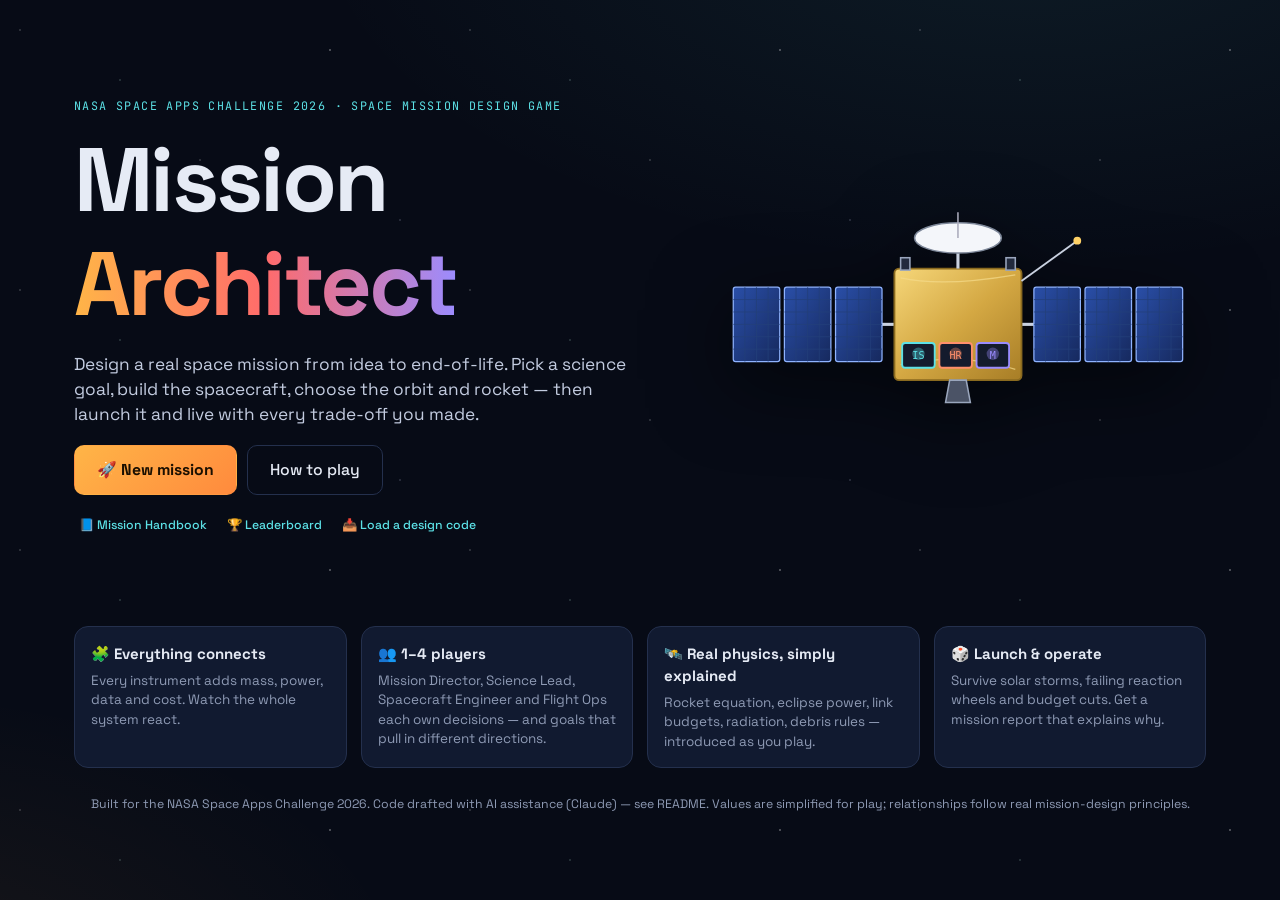
<file: index.html>
<!DOCTYPE html>
<html lang="en">
<head>
<meta charset="utf-8">
<meta name="viewport" content="width=device-width, initial-scale=1">
<title>Mission Architect — Space Mission Design Game</title>
<meta name="description" content="Design, launch and operate a complete space mission. NASA Space Apps Challenge 2026 — Space Mission Design Game.">
<meta name="generator" content="Code drafted with AI assistance (Claude, Anthropic) and reviewed by the team">
<link rel="preconnect" href="https://fonts.googleapis.com">
<link rel="preconnect" href="https://fonts.gstatic.com" crossorigin>
<link href="https://fonts.googleapis.com/css2?family=JetBrains+Mono:wght@400;500&family=Space+Grotesk:wght@400;500;600;700&display=swap" rel="stylesheet">
<style>:root{
  --bg:#070b16; --bg2:#0d1426; --panel:#111a30; --panel2:#16213c; --line:#24304d; --text:#e6ebf5; --muted:#8f9bb5;
  --accent:#ffb547; --accent2:#5ce1e6; --good:#4ade80; --warn:#fbbf24; --bad:#f87171; --radius:14px;
  --font:'Space Grotesk',system-ui,-apple-system,Segoe UI,Roboto,sans-serif; --mono:'JetBrains Mono',ui-monospace,Menlo,monospace;
}
*{box-sizing:border-box}
html,body{margin:0;background:var(--bg);color:var(--text);font-family:var(--font);font-size:15px;line-height:1.45}
body{background:
  radial-gradient(1200px 600px at 80% -10%,rgba(92,225,230,.08),transparent 60%),
  radial-gradient(900px 500px at -10% 110%,rgba(255,181,71,.07),transparent 60%),var(--bg);min-height:100vh}
body:before{content:"";position:fixed;inset:0;pointer-events:none;opacity:.5;background-image:
  radial-gradient(1px 1px at 20px 30px,#fff,transparent),radial-gradient(1px 1px at 120px 80px,#cfe,transparent),
  radial-gradient(1px 1px at 200px 160px,#fff,transparent),radial-gradient(1.5px 1.5px at 330px 50px,#fff,transparent),
  radial-gradient(1px 1px at 400px 220px,#ddf,transparent);background-size:450px 260px}
#app{position:relative;z-index:1}
h1,h2,h3{margin:.2em 0 .4em;line-height:1.15}
h2{font-size:1.6rem} h3{font-size:1.1rem;letter-spacing:.01em}
.muted{color:var(--muted)} .small{font-size:.82rem} .right{text-align:right} .center{justify-content:center}
.ok{color:var(--good)} .warn{color:var(--warn)} .bad{color:var(--bad)}
code{font-family:var(--mono);background:var(--panel2);padding:1px 5px;border-radius:5px}

/* buttons */
.btn{font:inherit;cursor:pointer;border-radius:10px;padding:.55em 1em;border:1px solid var(--line);background:var(--panel);color:var(--text);transition:.15s;font-weight:500}
.btn:hover:not([disabled]){border-color:#3a4a72;transform:translateY(-1px)}
.btn.primary{background:linear-gradient(135deg,#ffb547,#ff8a3d);border-color:transparent;color:#1a0f00;font-weight:700}
.btn.ghost{background:transparent}
.btn.go{background:rgba(74,222,128,.15);border-color:var(--good);color:var(--good)}
.btn.link{background:none;border:none;color:var(--accent2);padding:.3em .4em}
.btn.big{padding:.8em 1.4em;font-size:1.05rem} .btn.huge{padding:1em 2em;font-size:1.25rem;margin-top:12px}
.btn.small{padding:.3em .7em;font-size:.82rem}
.btn[disabled]{opacity:.4;cursor:not-allowed}
.cta{display:flex;gap:10px;flex-wrap:wrap;margin:18px 0}
.cta.small{margin-top:0}

/* home */
.home{max-width:1180px;margin:0 auto;padding:48px 24px}
.hero{display:grid;grid-template-columns:1.1fr .9fr;gap:30px;align-items:center;min-height:62vh}
.kicker{font-family:var(--mono);font-size:.78rem;color:var(--accent2);text-transform:uppercase;letter-spacing:.12em}
.hero h1{font-size:clamp(3rem,8vw,6rem);font-weight:700;letter-spacing:-.03em;margin:.15em 0}
.hero h1 span{background:linear-gradient(90deg,#ffb547,#ff6b6b 50%,#9b8cff);-webkit-background-clip:text;background-clip:text;color:transparent}
.lead{font-size:1.15rem;color:#c3cce0;max-width:560px}
.hero-art svg{width:100%;filter:drop-shadow(0 20px 40px rgba(0,0,0,.6))}
.features{display:grid;grid-template-columns:repeat(4,1fr);gap:14px;margin-top:20px}
.feat{background:var(--panel);border:1px solid var(--line);border-radius:var(--radius);padding:16px;display:flex;flex-direction:column;gap:6px}
.feat span{color:var(--muted);font-size:.9rem}

/* pages */
.page{max-width:1180px;margin:0 auto;padding:28px 24px 60px}
.page.narrow{max-width:900px}
.back{margin-bottom:8px}
.card{background:var(--panel);border:1px solid var(--line);border-radius:var(--radius);padding:18px;margin:14px 0}
.lbl{display:block;font-size:.8rem;color:var(--muted);text-transform:uppercase;letter-spacing:.08em;margin:10px 0 6px}
.input{font:inherit;width:100%;padding:.6em .8em;background:var(--bg2);border:1px solid var(--line);border-radius:10px;color:var(--text)}
.seg{display:flex;gap:6px;flex-wrap:wrap}
.segbtn{font:inherit;cursor:pointer;padding:.5em 1em;border-radius:10px;border:1px solid var(--line);background:var(--bg2);color:var(--text)}
.segbtn.on{border-color:var(--accent);background:rgba(255,181,71,.12);color:var(--accent)}
.players{margin-top:12px;display:flex;flex-direction:column;gap:8px}
.playerrow{display:grid;grid-template-columns:220px 1fr;gap:10px;align-items:center}
.roles{display:flex;gap:6px;flex-wrap:wrap}
.rolechip{display:inline-flex;align-items:center;gap:4px;font-size:.78rem;padding:2px 8px;border-radius:999px;border:1px solid var(--rc);color:var(--rc);background:color-mix(in srgb,var(--rc) 10%,transparent);white-space:nowrap}
.rolegrid{display:grid;grid-template-columns:repeat(4,1fr);gap:12px}
.rolecard{background:var(--panel);border:1px solid var(--line);border-top:3px solid var(--rc);border-radius:var(--radius);padding:14px;display:flex;flex-direction:column;gap:6px}
.rolecard .ri{font-size:1.6rem} .rolecard small{color:var(--muted)} .rolecard .goal{color:#c9d3e8}
.diffgrid{display:grid;grid-template-columns:repeat(3,1fr);gap:10px}
.diff{font:inherit;text-align:left;cursor:pointer;padding:14px;border-radius:12px;border:1px solid var(--line);background:var(--bg2);color:var(--text);display:flex;flex-direction:column;gap:4px}
.diff small{color:var(--muted)} .diff.on{border-color:var(--accent);box-shadow:0 0 0 1px var(--accent) inset}

/* scenarios */
.scgrid{display:grid;grid-template-columns:repeat(3,1fr);gap:16px;margin-top:16px}
.sccard{font:inherit;text-align:left;color:var(--text);cursor:pointer;background:linear-gradient(160deg,var(--panel2),var(--panel));border:1px solid var(--line);border-radius:18px;padding:20px;display:flex;flex-direction:column;gap:10px;transition:.2s;position:relative;overflow:hidden}
.sccard:hover{border-color:var(--accent);transform:translateY(-3px)}
.scicon{font-size:2.4rem}
.sctop{display:flex;justify-content:space-between;align-items:center;gap:8px}
.sctop b{font-size:1.2rem}
.tag{font-size:.72rem;padding:2px 8px;border-radius:999px;background:var(--bg2);border:1px solid var(--line);color:var(--muted)}
.sccard p{margin:0;color:#c3cce0;font-size:.92rem}
.scmeta{display:flex;gap:12px;flex-wrap:wrap;font-size:.82rem;color:var(--muted)}
.scobj{font-size:.85rem;border-top:1px dashed var(--line);padding-top:8px}

/* design workspace */
.topbar{position:sticky;top:0;z-index:20;display:flex;align-items:center;gap:16px;padding:10px 18px;background:rgba(7,11,22,.88);backdrop-filter:blur(8px);border-bottom:1px solid var(--line)}
.tb-title{flex:1;font-size:1.02rem}
.tb-team{display:flex;gap:6px;flex-wrap:wrap}
.pchip{font-size:.8rem;padding:3px 9px;border-radius:999px;background:var(--panel2);border:1px solid var(--line)}
.workspace{display:grid;grid-template-columns:220px minmax(0,1fr) 340px;gap:18px;padding:18px;max-width:1600px;margin:0 auto}
.steps{position:sticky;top:70px;align-self:start;display:flex;flex-direction:column;gap:6px}
.navstep{font:inherit;color:var(--text);cursor:pointer;display:flex;gap:10px;align-items:center;text-align:left;padding:10px;border-radius:12px;border:1px solid transparent;background:transparent}
.navstep:hover{background:var(--panel)}
.navstep.on{background:var(--panel2);border-color:var(--line)}
.navstep .num{flex:0 0 28px;height:28px;border-radius:50%;display:grid;place-items:center;font-size:.85rem;font-weight:700;background:var(--bg2);border:1px solid var(--line)}
.navstep.st-done .num{background:rgba(74,222,128,.15);border-color:var(--good);color:var(--good)}
.navstep.st-issue .num{background:rgba(248,113,113,.15);border-color:var(--bad);color:var(--bad)}
.navstep .nt{display:flex;flex-direction:column} .navstep small{color:var(--muted);font-size:.74rem}
.navfoot{margin-top:10px;border-top:1px solid var(--line);padding-top:8px}
.main{min-width:0}
.side{position:sticky;top:70px;align-self:start;background:var(--panel);border:1px solid var(--line);border-radius:18px;padding:14px;max-height:calc(100vh - 88px);overflow:auto}
.crafthold{background:radial-gradient(circle at 50% 40%,#16224a,#0a1024 70%);border-radius:12px;border:1px solid var(--line)}
.crafthold svg,.craft{width:100%;display:block}
.float{animation:float 6s ease-in-out infinite;transform-origin:center}
.craft-empty{opacity:.35}
@keyframes float{0%,100%{transform:translateY(0) rotate(0)}50%{transform:translateY(-4px) rotate(.6deg)}}
.scimeter{margin:12px 0 6px}
.scimeter>div:first-child{display:flex;justify-content:space-between;align-items:baseline}
.scimeter b{font-size:1.4rem}
.gauges{display:flex;flex-direction:column;gap:9px;margin-top:10px}
.gauge .gl{display:flex;justify-content:space-between;font-size:.8rem;gap:8px}
.gauge .gl b{font-family:var(--mono);font-weight:500;font-size:.76rem;text-align:right}
.gb{height:7px;background:var(--bg2);border-radius:99px;overflow:hidden;margin-top:3px;position:relative}
.gb.big{height:12px}
.gb i{display:block;height:100%;border-radius:99px;background:var(--good);transition:width .4s}
.gauge.warn .gb i,.gb i.warn{background:var(--warn)} .gauge.bad .gb i,.gb i.bad{background:var(--bad)} .gb i.ok{background:var(--good)}
.gauge.bad .gl b{color:var(--bad)} .gauge.warn .gl b{color:var(--warn)}
.gauge.na .gb i{background:#3a4a72} .gauge.na{opacity:.6}
.tgt{position:absolute;top:-2px;bottom:-2px;width:2px;background:#fff;opacity:.8}
.issues{margin-top:12px;font-size:.85rem;color:var(--muted);border-top:1px solid var(--line);padding-top:8px}

.turn{border:1px solid var(--rc);background:color-mix(in srgb,var(--rc) 10%,transparent);border-radius:12px;padding:10px 14px;margin-bottom:12px}
.hint{border:1px dashed var(--accent2);background:rgba(92,225,230,.07);border-radius:12px;padding:10px 14px;margin-bottom:12px;font-size:.92rem}
.sect{margin-bottom:26px}
.sect .intro{color:#b8c2d8;margin:-.2em 0 .9em;font-size:.93rem}
.sect.two{display:grid;grid-template-columns:1fr 1fr;gap:20px}
.opts{display:grid;grid-template-columns:repeat(auto-fill,minmax(250px,1fr));gap:10px}
.opt{font:inherit;color:var(--text);text-align:left;cursor:pointer;position:relative;background:var(--panel);border:1px solid var(--line);border-radius:14px;padding:13px 13px 12px;display:flex;flex-direction:column;gap:7px;transition:.15s}
.opt:hover{border-color:#3a4a72;background:var(--panel2)}
.opt.on{border-color:var(--accent);box-shadow:0 0 0 1px var(--accent) inset;background:linear-gradient(160deg,rgba(255,181,71,.10),var(--panel))}
.opt.dis{opacity:.45;cursor:not-allowed}
.opt-h{display:flex;justify-content:space-between;gap:8px;align-items:flex-start;padding-right:22px}
.opt-h b{font-size:.98rem}
.opt .ex{font-size:.78rem;color:var(--muted);margin-top:-4px}
.stats{display:flex;flex-wrap:wrap;gap:5px}
.stats span{font-family:var(--mono);font-size:.72rem;padding:2px 6px;border-radius:6px;background:var(--bg2);border:1px solid var(--line);color:#c9d3e8}
.learn{font-size:.82rem;color:var(--muted)}
.check{position:absolute;top:10px;right:10px;width:20px;height:20px;border-radius:50%;border:1px solid var(--line);display:grid;place-items:center;font-size:.75rem;color:#1a0f00}
.opt.on .check{background:var(--accent);border-color:var(--accent)}
.badge{font-size:.68rem;padding:2px 7px;border-radius:999px;white-space:nowrap;font-weight:600}
.badge.good{background:rgba(74,222,128,.15);color:var(--good)} .badge.ok{background:rgba(92,225,230,.15);color:var(--accent2)}
.badge.warn{background:rgba(251,191,36,.15);color:var(--warn)} .badge.bad{background:rgba(248,113,113,.15);color:var(--bad)} .badge.dim{background:var(--bg2);color:var(--muted)}
.stars{color:var(--accent);font-size:.8rem;letter-spacing:1px;white-space:nowrap}
.goalbar{display:flex;flex-wrap:wrap;gap:6px;align-items:center;margin-bottom:12px;font-size:.88rem}
.gpill{padding:3px 10px;border-radius:999px;border:1px solid var(--line);color:var(--muted)}
.gpill.ok{border-color:var(--good);color:var(--good)}
.stepnav{display:flex;justify-content:space-between;margin-top:20px;padding-top:16px;border-top:1px solid var(--line)}

.brief{background:linear-gradient(160deg,var(--panel2),var(--panel));border:1px solid var(--line);border-radius:18px;padding:20px;margin-bottom:24px}
.briefhead{display:flex;gap:14px;align-items:center}.bigicon{font-size:2.8rem}
.objectives{display:flex;flex-direction:column;gap:8px;margin-top:10px}
.obj{background:var(--bg2);border:1px solid var(--line);border-radius:12px;padding:10px 12px;display:flex;flex-direction:column;gap:2px}
.obj span{font-family:var(--mono);font-size:.7rem;color:var(--muted);letter-spacing:.1em}
.obj.primary{border-color:var(--accent)} .obj.primary span{color:var(--accent)}
.obj small{color:var(--muted)}
.slider{display:flex;align-items:center;gap:14px;flex-wrap:wrap}
.slider input{flex:1;min-width:200px;accent-color:var(--accent)}
.slider b{font-size:1.2rem;min-width:80px}
.orbitview{background:radial-gradient(circle at 50% 50%,#101a3a,#070b16);border:1px solid var(--line);border-radius:16px;margin-bottom:18px;overflow:hidden}
.orbitsvg{width:100%;display:block;max-height:260px}
.databox{display:grid;grid-template-columns:auto auto 1fr;gap:6px 16px;align-items:center;background:var(--panel);border:1px solid var(--line);border-radius:14px;padding:14px;margin-bottom:20px}
.databox small{display:block;color:var(--muted);font-size:.75rem}
.databox b{font-family:var(--mono);font-size:.9rem}
.databox .arrow{font-size:1.4rem;color:var(--muted)}
.databox .bar,.databox .muted{grid-column:1/-1}
.databox .bar{height:9px;background:var(--bg2);border-radius:99px;overflow:hidden;position:relative}
.databox .bar:after{content:"";position:absolute;left:50%;top:0;bottom:0;width:2px;background:#fff;opacity:.6}
.databox .bar i{display:block;height:100%}.databox .bar i.ok{background:var(--good)}.databox .bar i.warn{background:var(--warn)}.databox .bar i.bad{background:var(--bad)}
.massbox{display:flex;align-items:center;gap:16px;background:var(--panel);border:1px solid var(--line);border-radius:14px;padding:14px;flex-wrap:wrap}
.massbox small{display:block;color:var(--muted);font-size:.75rem}.massbox b{font-family:var(--mono);font-size:1.1rem}

/* review */
.summary{display:grid;grid-template-columns:repeat(4,1fr);gap:10px;margin-bottom:14px}
.sum{background:var(--panel);border:1px solid var(--line);border-radius:12px;padding:12px;display:flex;flex-direction:column}
.sum small,.sum span{color:var(--muted);font-size:.78rem}.sum b{font-size:1.4rem}
.checks{display:flex;flex-direction:column;gap:6px}
.chk{display:flex;gap:10px;padding:10px 12px;border-radius:12px;background:var(--panel);border:1px solid var(--line);font-size:.9rem}
.chk small{display:block;color:var(--muted);margin-top:3px}
.chk.st-block{border-color:var(--bad);background:rgba(248,113,113,.06)}
.chk.st-fail{border-color:rgba(248,113,113,.6)}
.chk.st-warn{border-color:rgba(251,191,36,.45)}
.chk .owner{margin-left:6px}
.ci{font-size:1.05rem}
.tbl{width:100%;border-collapse:collapse;font-size:.9rem}
.tbl td,.tbl th{padding:7px 6px;border-bottom:1px solid var(--line);text-align:left}
.tbl td:last-child{text-align:right;font-family:var(--mono);white-space:nowrap}
.tbl tr.tot td{font-weight:700;border-top:2px solid var(--line)}
.goalrow{display:grid;grid-template-columns:auto 1fr auto;gap:10px;align-items:center;padding:7px 0;border-bottom:1px solid var(--line);font-size:.86rem}
.goalrow b{color:var(--muted);font-size:.8rem}.goalrow.met b{color:var(--good)}
.launchpad{background:linear-gradient(160deg,rgba(255,181,71,.07),var(--panel));border:1px solid var(--line);border-radius:18px;padding:20px;text-align:center}
.signrow{display:flex;justify-content:center;align-items:center;gap:16px;margin:6px 0}
.signrow span{min-width:180px;text-align:right}
.override{display:block;margin:12px auto 0;color:var(--warn);font-size:.9rem}

/* sim */
.simwrap{display:grid;grid-template-columns:1.25fr 1fr;gap:18px;padding:18px;max-width:1400px;margin:0 auto}
.simview{background:var(--panel);border:1px solid var(--line);border-radius:18px;padding:16px;display:flex;flex-direction:column;gap:12px}
.simscene{background:radial-gradient(circle at 50% 50%,#101a3a,#05080f);border-radius:14px;min-height:300px;display:grid;place-items:center;overflow:hidden;border:1px solid var(--line)}
.simscene .orbitsvg{max-height:none}
.launchscene{position:relative;height:300px;width:100%;display:grid;place-items:center}
.rocket{height:220px;animation:lift 3s ease-in forwards}
.pad{position:absolute;bottom:0;left:0;right:0;height:26px;background:linear-gradient(#2a3248,#151b2b)}
@keyframes lift{0%{transform:translateY(40px)}15%{transform:translateY(36px)}100%{transform:translateY(-420px)}}
.simstats{display:grid;grid-template-columns:repeat(3,1fr);gap:10px}
.simstats>div{background:var(--bg2);border:1px solid var(--line);border-radius:10px;padding:8px 10px}
.simstats small{display:block;color:var(--muted);font-size:.75rem}.simstats b{font-family:var(--mono);font-size:.95rem}
.simctrl{display:flex;gap:6px;flex-wrap:wrap}
.simlog{background:var(--panel);border:1px solid var(--line);border-radius:18px;padding:16px;max-height:calc(100vh - 110px);overflow:auto}
.logi{display:grid;grid-template-columns:40px 1fr;gap:8px;font-size:.86rem;padding:6px 0;border-bottom:1px solid rgba(36,48,77,.6)}
.logi span{font-family:var(--mono);color:var(--muted);font-size:.74rem;padding-top:2px}
.logi.good{color:#b8f5cc}.logi.bad{color:#ffb4b4}.logi.warn{color:#ffe29a}.logi.event{color:#bfe9ff}.logi.phase{color:var(--accent);font-weight:600}

/* modal */
.modalbg{position:fixed;inset:0;background:rgba(3,6,14,.72);backdrop-filter:blur(4px);z-index:50;display:grid;place-items:center;padding:20px}
.modal{background:var(--panel);border:1px solid var(--line);border-radius:20px;padding:26px;max-width:680px;width:100%;max-height:88vh;overflow:auto;position:relative;box-shadow:0 30px 80px rgba(0,0,0,.6)}
.modal .x{position:absolute;top:10px;right:14px;background:none;border:none;color:var(--muted);font-size:1.6rem;cursor:pointer}
@keyframes fade{from{opacity:0}to{opacity:1}}
.evicon{font-size:2.6rem}
.modal .learn{background:var(--bg2);border-radius:12px;padding:10px 12px;font-size:.88rem;color:#c3cce0}
.choices{display:flex;flex-direction:column;gap:8px;margin:12px 0}
.choice{display:grid;grid-template-columns:1fr auto;gap:2px 12px;align-items:center;padding:12px;border-radius:12px;background:var(--bg2);border:1px solid var(--line)}
.choice small{grid-column:1;color:var(--muted)} .choice .btn{grid-row:1/3;grid-column:2}
.choice.dis{opacity:.5}
.votes{display:flex;flex-direction:column;gap:6px;margin-top:8px}
.voterow{display:flex;justify-content:space-between;align-items:center;gap:8px;flex-wrap:wrap}
.voterow>div{display:flex;gap:4px;flex-wrap:wrap}
.tally{display:flex;gap:14px;margin:10px 0;font-size:.85rem;color:var(--muted)}
.result{font-size:1.05rem;background:var(--bg2);padding:14px;border-radius:12px;border-left:3px solid var(--accent)}
.howto li{margin-bottom:8px}
.glossary dt{font-weight:700;margin-top:10px;color:var(--accent2)} .glossary dd{margin:2px 0 0;color:#c3cce0;font-size:.92rem}
textarea.code{width:100%;min-height:90px;font-family:var(--mono);font-size:.78rem;background:var(--bg2);color:var(--text);border:1px solid var(--line);border-radius:10px;padding:10px;margin:8px 0;word-break:break-all}
.lb td:last-child{text-align:right}

/* report */
.banner{display:flex;justify-content:space-between;align-items:center;gap:20px;border-radius:20px;padding:24px 28px;border:1px solid var(--line);margin-bottom:18px}
.banner.good{background:linear-gradient(135deg,rgba(74,222,128,.18),var(--panel))}
.banner.warn{background:linear-gradient(135deg,rgba(251,191,36,.16),var(--panel))}
.banner.bad{background:linear-gradient(135deg,rgba(248,113,113,.18),var(--panel))}
.banner h1{font-size:2.4rem}
.scorebox{text-align:center;min-width:140px}
.scorebox .stars{font-size:2rem}.scorebox b{display:block;font-size:2.4rem;font-family:var(--mono)}
.reportgrid{display:grid;grid-template-columns:1fr 1fr;gap:16px}
.reportgrid .card{margin:0}.reportgrid .wide{grid-column:1/-1}
.lessons{padding-left:18px;margin:0}.lessons li{margin-bottom:8px}
.lessons li.good::marker{content:"✓  ";color:var(--good)}.lessons li.warn::marker{content:"!  ";color:var(--warn)}.lessons li.bad::marker{content:"✗  ";color:var(--bad)}
.miniscroll{max-height:320px;overflow:auto}
.decisions{padding-left:18px}.decisions li{margin-bottom:8px}
.specs{display:grid;grid-template-columns:repeat(3,1fr);gap:10px;margin-top:10px}
.specs div{background:var(--bg2);border-radius:10px;padding:8px 10px}.specs small{display:block;color:var(--muted);font-size:.75rem}

@media (max-width:1180px){
  .workspace{grid-template-columns:200px minmax(0,1fr)}
  .side{grid-column:1/-1;position:static;max-height:none;order:-1;display:grid;grid-template-columns:260px 1fr;gap:14px}
  .side .scimeter,.side .gauges,.side .issues{grid-column:2}
  .side .crafthold{grid-row:1/4}
}
@media (max-width:820px){
  .hero{grid-template-columns:1fr}.features,.rolegrid{grid-template-columns:1fr 1fr}
  .scgrid,.diffgrid{grid-template-columns:1fr}
  .workspace{grid-template-columns:1fr;padding:10px}
  .steps{position:static;flex-direction:row;overflow-x:auto}
  .navstep{flex:0 0 auto}.navstep .nt small,.navfoot{display:none}
  .side .crafthold{display:none}
  .side{grid-template-columns:1fr}.side .scimeter,.side .gauges,.side .issues,.side .crafthold{grid-column:1;grid-row:auto}
  .sect.two,.reportgrid,.simwrap{grid-template-columns:1fr}
  .summary{grid-template-columns:1fr 1fr}
  .playerrow{grid-template-columns:1fr}
  .topbar{flex-wrap:wrap}.tb-team{display:none}
  .banner{flex-direction:column;text-align:center}
  .specs{grid-template-columns:1fr 1fr}
}

.footnote{text-align:center;margin-top:28px}
</style>
</head>
<body>
<div id="app"></div>
<noscript>Mission Architect needs JavaScript to run.</noscript>
<!-- AI disclosure: this game's code was drafted with the help of Claude (Anthropic), an AI assistant. See README.md. -->
<script>/* ==========================================================================
   MISSION ARCHITECT — game data + engineering model + simulation engine
   Pure logic, no DOM. Values are simplified for play but grounded in
   real mission-design relationships (rocket equation, eclipse power
   sizing, link rate vs. distance, NASA risk classes, etc.).
   ========================================================================== */
const GAME = (() => {
  const G0 = 9.80665;

  // ---------- ROLES ----------
  const ROLES = {
    director: { id: 'director', name: 'Mission Director', icon: '🎯', color: '#ffb547',
      owns: 'Mission goals, budget, risk class & launch vehicle',
      goal: 'Finish with at least 10% of the budget held in reserve and a successful mission.' },
    science: { id: 'science', name: 'Science Lead', icon: '🔬', color: '#5ce1e6',
      owns: 'Scientific instruments',
      goal: 'Return at least 100% of the science target.' },
    engineer: { id: 'engineer', name: 'Spacecraft Engineer', icon: '🛠️', color: '#9b8cff',
      owns: 'Spacecraft bus, power, attitude control, computer, propulsion, thermal',
      goal: 'Launch with at least 20% power margin and 15% launch-mass margin.' },
    flightops: { id: 'flightops', name: 'Flight Ops & Comms', icon: '📡', color: '#7ee787',
      owns: 'Orbit, communications & ground stations',
      goal: 'Downlink at least 150% of the data produced and meet the end-of-life disposal plan.' },
  };
  const ROLE_ORDER = ['director', 'science', 'engineer', 'flightops'];

  // ---------- DIFFICULTY ----------
  const DIFFICULTY = {
    cadet: { id: 'cadet', name: 'Cadet', budgetMult: 1.3, hazardMult: 0.5, launchSafe: true, events: 2,
      desc: '30% extra budget, gentler events, no launch failures, hints switched on.' },
    engineer: { id: 'engineer', name: 'Engineer', budgetMult: 1.0, hazardMult: 1.0, launchSafe: false, events: 3,
      desc: 'Realistic budget and risks. Launches can fail at the rocket\'s real-world rate.' },
    director: { id: 'director', name: 'Flight Director', budgetMult: 0.9, hazardMult: 1.4, launchSafe: false, events: 4,
      desc: '10% less budget, harsher space environment, more surprises.' },
  };

  // ---------- RISK CLASSES (NASA NPR 8705.4 style) ----------
  const RISK = [
    { id: 'D', name: 'Class D — Low cost, higher risk', costMult: 1.0, massMult: 1.0, hazMult: 1.6, redundancy: false,
      learn: 'Single-string design: no backups. Common for CubeSats and tech demos. Cheapest, but one failure can end the mission.' },
    { id: 'C', name: 'Class C — Balanced', costMult: 1.1, massMult: 1.05, hazMult: 1.0, redundancy: false,
      learn: 'Selective testing and some backups. Used by many small science missions.' },
    { id: 'B', name: 'Class B — High priority', costMult: 1.3, massMult: 1.12, hazMult: 0.5, redundancy: true,
      learn: 'Redundant (backup) critical systems and extensive testing. Typical for major science missions.' },
    { id: 'A', name: 'Class A — Flagship', costMult: 1.6, massMult: 1.2, hazMult: 0.25, redundancy: true,
      learn: 'Maximum redundancy and testing, for irreplaceable flagships like the James Webb Space Telescope.' },
  ];

  // ---------- ORBITS ----------
  // dist: link distance class used by comms + ground tables
  const ORBITS = [
    { id: 'leo', name: 'Low Earth Orbit', short: 'LEO · 500 km', dist: 'near', body: 'earth',
      eclipseMin: 36, periodMin: 95, solar: 1.0, radiation: 1, thermal: 1, dvInsert: 0, dvYear: 25, dvDispose: 0,
      transitDays: 0, dod: 0.3, stationKeepLimitsLife: false,
      learn: 'Closest to Earth: sharp images and fast downlinks, cheapest to reach. Orbits every ~95 minutes and spends ~36 of them in Earth\'s shadow. Thin atmosphere drags the orbit down, so at 500 km a dead satellite naturally re-enters within a few years.' },
    { id: 'sso', name: 'Sun-Synchronous Orbit', short: 'SSO · 700 km', dist: 'near', body: 'earth',
      eclipseMin: 34, periodMin: 99, solar: 1.0, radiation: 1, thermal: 1, dvInsert: 0, dvYear: 10, dvDispose: 120,
      transitDays: 0, dod: 0.3, stationKeepLimitsLife: false,
      learn: 'A near-polar orbit that passes over each place at the same local time every day — ideal for comparing images over time. At 700 km drag is weak, so you need propellant to de-orbit at end of life or the satellite becomes long-lived debris.' },
    { id: 'geo', name: 'Geostationary Orbit', short: 'GEO · 35,786 km', dist: 'geo', body: 'earth',
      eclipseMin: 72, periodMin: 1436, solar: 1.0, radiation: 3, thermal: 1, dvInsert: 0, dvYear: 50, dvDispose: 12,
      transitDays: 1, dod: 0.7, stationKeepLimitsLife: true,
      learn: 'Orbits once per day, so it hovers over one spot: constant view of a whole hemisphere and 24-hour contact with a ground station, but 70× farther than LEO (blurrier images, weaker signal). Harsh radiation from the outer Van Allen belt. Needs station-keeping fuel every year.' },
    { id: 'l1', name: 'Sun–Earth L1', short: 'L1 · 1.5 million km sunward', dist: 'deep', body: 'l1',
      eclipseMin: 0, periodMin: 1, solar: 1.0, radiation: 2, thermal: 1, dvInsert: 30, dvYear: 10, dvDispose: 0,
      transitDays: 100, dod: 0.7, stationKeepLimitsLife: true,
      learn: 'A balance point between the Sun and Earth. A spacecraft here sees the solar wind about an hour before it reaches Earth — perfect for space-weather warnings. Never in shadow. Needs the Deep Space Network to talk home.' },
    { id: 'l2', name: 'Sun–Earth L2', short: 'L2 · 1.5 million km anti-sunward', dist: 'deep', body: 'l2',
      eclipseMin: 0, periodMin: 1, solar: 1.0, radiation: 2, thermal: 1, dvInsert: 30, dvYear: 4, dvDispose: 0,
      transitDays: 30, dod: 0.7, stationKeepLimitsLife: true,
      learn: 'Behind Earth as seen from the Sun. Sun, Earth and Moon all sit in one direction, so one sunshield can block their heat — that\'s why cold infrared telescopes like JWST live here.' },
    { id: 'moon', name: 'Low Lunar Polar Orbit', short: 'Moon · 50 km polar', dist: 'moon', body: 'moon',
      eclipseMin: 47, periodMin: 118, solar: 1.0, radiation: 2, thermal: 2, dvInsert: 800, dvYear: 100, dvDispose: 0,
      transitDays: 5, dod: 0.5, stationKeepLimitsLife: true,
      learn: 'Passes over both lunar poles where water ice may hide in shadowed craters. Requires a big braking burn (~800 m/s) to be captured, and the Moon\'s lumpy gravity keeps pulling low orbits down, costing fuel every year. Extreme surface heat swings.' },
    { id: 'mars', name: 'Mars Science Orbit', short: 'Mars · 300 km', dist: 'mars', body: 'mars',
      eclipseMin: 40, periodMin: 112, solar: 0.43, radiation: 2, thermal: 2, dvInsert: 1000, dvYear: 10, dvDispose: 0,
      transitDays: 210, dod: 0.5, stationKeepLimitsLife: true,
      learn: 'Mars gets only 43% of the sunlight Earth does, so solar arrays must be much bigger. Seven-month cruise, a ~1 km/s orbit-insertion burn, and up to 20 light-minutes of signal delay — downlink is the classic Mars bottleneck.' },
  ];

  // ---------- LAUNCH VEHICLES (capacity kg to each orbit) ----------
  const LAUNCHERS = [
    { id: 'rideshare', name: 'Rideshare slot', example: 'shared ride on a larger rocket', cost: 6, reliability: 0.97,
      cap: { leo: 300, sso: 300 }, maxBus: 'small',
      learn: 'Your spacecraft shares a rocket with others. Very cheap, but you go where the main customer goes (LEO/SSO only) and size is limited.' },
    { id: 'small', name: 'Small launcher', example: 'Electron-class', cost: 9, reliability: 0.92,
      cap: { leo: 450, sso: 300, moon: 40, l1: 40, l2: 40 }, maxBus: 'small',
      learn: 'Dedicated small rocket: you choose the orbit and launch date. Lower track record. With a kick stage it can fling a tiny probe to the Moon.' },
    { id: 'medium', name: 'Medium launcher', example: 'Falcon 9-class', cost: 70, reliability: 0.98,
      cap: { leo: 17000, sso: 12000, geo: 2000, l1: 3500, l2: 3500, moon: 3000, mars: 1800 },
      learn: 'Workhorse rocket with an excellent record. Can send moderate spacecraft almost anywhere.' },
    { id: 'heavy', name: 'Heavy launcher', example: 'Falcon Heavy / Ariane 5-class', cost: 150, reliability: 0.96,
      cap: { leo: 60000, sso: 40000, geo: 8000, l1: 15000, l2: 15000, moon: 12000, mars: 12000 },
      learn: 'For large or far-flung missions: big observatories, outer-planet probes, heavy Mars orbiters.' },
    { id: 'superheavy', name: 'Super-heavy launcher', example: 'SLS-class', cost: 2000, reliability: 0.95,
      cap: { leo: 95000, sso: 70000, geo: 20000, l1: 30000, l2: 30000, moon: 27000, mars: 20000 },
      learn: 'Enormous capacity at an enormous price. Usually reserved for crewed exploration.' },
  ];

  // ---------- SPACECRAFT BUS ----------
  const BUSES = [
    { id: 'cube', name: 'CubeSat (12U)', mass: 12, cost: 3, payloadMass: 8, slots: 2, basePower: 8, opsYear: 0.5,
      maxPowerTier: 1, rtgOk: false, massMult: 0.15, powerMult: 0.3, costMult: 0.3,
      learn: 'About the size of a carry-on bag. Very cheap and quick to build, but tiny room for instruments, power and fuel.' },
    { id: 'small', name: 'SmallSat (ESPA-class)', mass: 50, cost: 20, payloadMass: 80, slots: 3, basePower: 40, opsYear: 2,
      maxPowerTier: 2, rtgOk: false, massMult: 1, powerMult: 1, costMult: 1,
      learn: 'Mini-fridge sized, up to ~300 kg total. The sweet spot for focused science missions.' },
    { id: 'medium', name: 'Medium spacecraft', mass: 450, cost: 70, payloadMass: 500, slots: 5, basePower: 120, opsYear: 8,
      maxPowerTier: 4, rtgOk: true, massMult: 3, powerMult: 2, costMult: 2,
      learn: 'Car-sized. Room for a full instrument suite, big solar arrays and plenty of fuel — e.g. a Mars orbiter.' },
    { id: 'large', name: 'Flagship spacecraft', mass: 1400, cost: 180, payloadMass: 2000, slots: 6, basePower: 300, opsYear: 25,
      maxPowerTier: 4, rtgOk: true, massMult: 6, powerMult: 3, costMult: 3,
      learn: 'Bus-sized observatory class. Carries the largest instruments and telescopes; also the most expensive to operate.' },
  ];

  // ---------- POWER ----------
  const POWER = [
    { id: 'body', name: 'Body-mounted solar cells', type: 'solar', watts: 40, mass: 2, cost: 0.5, tier: 0,
      learn: 'Cells glued to the spacecraft\'s sides. Simple, no moving parts, little power.' },
    { id: 'deploy', name: 'Deployable solar panels', type: 'solar', watts: 150, mass: 8, cost: 2, tier: 1,
      learn: 'Panels that unfold after launch. Much more area — but deployments are a classic failure point.' },
    { id: 'wings', name: 'Solar array wings', type: 'solar', watts: 800, mass: 35, cost: 8, tier: 2,
      learn: 'Two rotating wings that track the Sun.' },
    { id: 'largewings', name: 'Large solar wings', type: 'solar', watts: 3000, mass: 110, cost: 25, tier: 3,
      learn: 'Big multi-panel wings for power-hungry payloads.' },
    { id: 'huge', name: 'Roll-out solar arrays (ROSA)', type: 'solar', watts: 8000, mass: 250, cost: 55, tier: 4,
      learn: 'Huge flexible arrays that unroll like a carpet. Used where sunlight is weak or demand is high.' },
    { id: 'rtg', name: 'Radioisotope generator (MMRTG)', type: 'rtg', watts: 110, mass: 45, cost: 90, tier: 2,
      learn: 'Turns heat from decaying plutonium into ~110 W, day and night, regardless of sunlight. Very expensive and scarce; powers rovers like Curiosity and Perseverance.' },
  ];
  const SOLAR_DEGRADE = 0.025, RTG_DEGRADE = 0.03, CHARGE_EFF = 0.85;

  const BATTERIES = [
    { id: 'b50', name: 'Mini Li-ion pack', wh: 50, mass: 0.4, cost: 0.2 },
    { id: 'b300', name: 'Small Li-ion battery', wh: 300, mass: 2.5, cost: 1 },
    { id: 'b1500', name: 'Medium Li-ion battery', wh: 1500, mass: 11, cost: 3 },
    { id: 'b6000', name: 'Large Li-ion battery', wh: 6000, mass: 42, cost: 8 },
    { id: 'b20000', name: 'Very large battery bank', wh: 20000, mass: 140, cost: 20 },
  ];

  // ---------- COMMS (data rate Mbps by distance class) ----------
  const COMMS = [
    { id: 'uhf', name: 'UHF radio', mass: 1, power: 4, cost: 0.3, pointing: 30, risky: false,
      rate: { near: 0.01, geo: 0, moon: 0, deep: 0, mars: 0 },
      learn: 'Simple omnidirectional radio (~10 kbps). Works only close to Earth. Fine for telemetry, hopeless for images.' },
    { id: 'sband', name: 'S-band transceiver', mass: 4, power: 15, cost: 2, pointing: 30, risky: false,
      rate: { near: 2, geo: 0.5, moon: 0.2, deep: 0.05, mars: 0.002 },
      learn: 'Reliable workhorse radio for commands and modest data.' },
    { id: 'xband', name: 'X-band (medium-gain antenna)', mass: 12, power: 40, cost: 8, pointing: 1, risky: false,
      rate: { near: 150, geo: 20, moon: 10, deep: 2, mars: 0.2 },
      learn: 'Higher frequency, more focused beam: much faster, but must be pointed.' },
    { id: 'hga', name: 'X-band high-gain dish (3 m)', mass: 60, power: 100, cost: 25, pointing: 0.1, risky: false,
      rate: { near: 300, geo: 60, moon: 40, deep: 10, mars: 6 },
      learn: 'A big dish concentrates the signal into a tight beam — the standard for deep space. Heavy and needs precise pointing.' },
    { id: 'ka', name: 'Ka-band high-rate system', mass: 25, power: 80, cost: 20, pointing: 0.1, risky: false,
      rate: { near: 800, geo: 200, moon: 100, deep: 28, mars: 12 },
      learn: 'Even higher frequency → more data (JWST downlinks ~28 Mbps over Ka-band). Rain on Earth can interrupt it.' },
    { id: 'laser', name: 'Optical laser terminal (experimental)', mass: 30, power: 120, cost: 35, pointing: 0.01, risky: true,
      rate: { near: 1200, geo: 1200, moon: 620, deep: 60, mars: 25 },
      learn: 'Uses light instead of radio — 10–100× faster (NASA demos: 622 Mbps from the Moon). Clouds block it and the technology is still young.' },
  ];

  // ---------- GROUND NETWORK (contact hours/day by distance class; $M/yr) ----------
  const GROUND = [
    { id: 'uni', name: 'University ground station', costYear: 0.3,
      hours: { near: 0.5, geo: 24, moon: 0, deep: 0, mars: 0 },
      learn: 'One small dish. A low-orbit satellite is overhead only a few minutes per pass, ~30 min/day.' },
    { id: 'commercial', name: 'Commercial global network', costYear: 2,
      hours: { near: 3, geo: 24, moon: 8, deep: 0, mars: 0 },
      learn: 'Pay-per-pass antennas around the world (including polar sites) → many more contacts per day.' },
    { id: 'nsn', name: 'NASA Near Space Network', costYear: 4,
      hours: { near: 6, geo: 24, moon: 12, deep: 0, mars: 0 },
      learn: 'NASA\'s network of ground stations and relay satellites for Earth orbit and the Moon.' },
    { id: 'dsn', name: 'Deep Space Network (DSN)', costYear: 5,
      hours: { near: 0, geo: 0, moon: 16, deep: 8, mars: 8 },
      learn: 'Giant 34–70 m dishes in California, Spain and Australia, spaced so one always faces deep space. The only way to hear faint signals from L1/L2 or Mars. Time on it is shared by many missions.' },
  ];

  // ---------- ADCS ----------
  const ADCS = [
    { id: 'mtq', name: 'Magnetorquers + magnetometer', pointing: 2, mass: 1, power: 2, cost: 0.5, earthOnly: true, wheels: false,
      learn: 'Coils push against Earth\'s magnetic field. Cheap and simple, but coarse — and useless away from Earth.' },
    { id: 'rw', name: 'Reaction wheels + Sun sensors', pointing: 0.1, mass: 10, power: 20, cost: 4, earthOnly: false, wheels: true,
      learn: 'Spinning wheels twist the spacecraft (Newton\'s 3rd law). Good to ~0.1°.' },
    { id: 'star', name: 'Star trackers + reaction wheels', pointing: 0.01, mass: 15, power: 30, cost: 10, earthOnly: false, wheels: true,
      learn: 'Cameras recognise star patterns to know orientation precisely (~0.01°).' },
    { id: 'fine', name: 'Fine guidance system', pointing: 0.001, mass: 25, power: 45, cost: 25, earthOnly: false, wheels: true,
      learn: 'Telescope-grade stability (~0.001° and better) using guide stars and ultra-quiet wheels.' },
  ];

  // ---------- COMPUTER ----------
  const COMPUTERS = [
    { id: 'cots', name: 'Commercial processor', radTol: 1, mass: 1, power: 5, cost: 0.5, reduction: 1,
      learn: 'Fast and cheap phone-class chip. Radiation can flip bits or latch it up.' },
    { id: 'radtol', name: 'Radiation-tolerant computer', radTol: 2, mass: 4, power: 12, cost: 4, reduction: 1,
      learn: 'Shielded and error-correcting. Handles most environments.' },
    { id: 'radhard', name: 'Radiation-hardened (RAD750-class)', radTol: 3, mass: 6, power: 15, cost: 10, reduction: 1,
      learn: 'Built for the harshest radiation. Slow by modern standards — but it does not crash.' },
    { id: 'edge', name: 'High-performance + onboard AI', radTol: 2, mass: 5, power: 30, cost: 12, reduction: 0.5,
      learn: 'Processes data in orbit (compression, cloud filtering, event detection) and sends only what matters: halves your data volume.' },
  ];

  // ---------- PROPULSION ----------
  const PROPULSION = [
    { id: 'none', name: 'No propulsion', isp: 1, dry: 0, cost: 0, power: 0, maxDv: 0, slow: false,
      learn: 'Lightest and cheapest — but you can never change orbit, dodge debris, or de-orbit.' },
    { id: 'cold', name: 'Cold-gas thrusters', isp: 70, dry: 3, cost: 1, power: 0, maxDv: 60, slow: false,
      learn: 'Squirts pressurised gas. Very safe and simple, very weak (low specific impulse).' },
    { id: 'mono', name: 'Monopropellant (hydrazine)', isp: 225, dry: 15, cost: 6, power: 0, maxDv: 600, slow: false,
      learn: 'One propellant decomposed over a catalyst. Reliable choice for station-keeping and small manoeuvres.' },
    { id: 'biprop', name: 'Bipropellant engine', isp: 315, dry: 40, cost: 15, power: 0, maxDv: 2500, slow: false,
      learn: 'Fuel + oxidiser burned together. High thrust for big orbit-insertion burns at the Moon or Mars.' },
    { id: 'ion', name: 'Electric (ion) propulsion', isp: 3000, dry: 30, cost: 20, power: 800, maxDv: 5000, slow: true,
      learn: 'Accelerates ions with electricity: ~10× more efficient than chemical, but thrust is tiny, so transfers take months longer and it needs lots of power.' },
  ];

  // ---------- THERMAL ----------
  const THERMAL = [
    { id: 'passive', name: 'Passive (coatings + insulation)', level: 1, massFrac: 0.02, powerFrac: 0, mass: 0, power: 0, cost: 0.5,
      learn: 'Blankets and special paints balance heat in and out. Enough for most Earth orbits and L1/L2.' },
    { id: 'active', name: 'Active (heaters, radiators, heat pipes)', level: 2, massFrac: 0.05, powerFrac: 0.08, mass: 0, power: 0, cost: 3,
      learn: 'Heaters and loops keep electronics alive through extreme swings — needed around the Moon and Mars.' },
    { id: 'cryo', name: 'Sunshield + cryocooler', level: 3, massFrac: 0.05, powerFrac: 0.05, mass: 150, power: 200, cost: 60,
      learn: 'A multi-layer sunshield plus a refrigerator chills detectors below –230 °C. Required for infrared astronomy.' },
  ];

  // ---------- INSTRUMENTS ----------
  // pointing: required accuracy in degrees (smaller = harder)
  const INSTRUMENTS = [
    { id: 'thermal_ir', name: 'Thermal infrared camera', mass: 20, power: 40, cost: 15, data: 30, value: 25, pointing: 0.1, trl: 9,
      learn: 'Sees heat: active fires, surface temperatures, cold traps.' },
    { id: 'multispectral', name: 'Multispectral imager', mass: 15, power: 30, cost: 10, data: 40, value: 20, pointing: 0.1, trl: 9,
      learn: 'Images in several colour bands (like Landsat) to map vegetation, burn scars, minerals.' },
    { id: 'hyperspectral', name: 'Imaging spectrometer', mass: 40, power: 60, cost: 35, data: 200, value: 30, pointing: 0.1, trl: 8,
      learn: 'Splits light into hundreds of colours to identify minerals and chemistry — huge data volumes.' },
    { id: 'highres', name: 'High-resolution camera', mass: 60, power: 80, cost: 40, data: 150, value: 30, pointing: 0.01, trl: 9,
      learn: 'Telescope-camera that resolves details under a metre. Needs precise pointing.' },
    { id: 'sar', name: 'Radar (SAR / sounder)', mass: 120, power: 250, cost: 60, data: 250, value: 40, pointing: 0.1, trl: 8,
      learn: 'Makes its own microwaves — sees through clouds, smoke and darkness, and can probe below the surface for ice.' },
    { id: 'neutron', name: 'Neutron spectrometer', mass: 10, power: 12, cost: 8, data: 0.5, value: 25, pointing: 5, trl: 9,
      learn: 'Counts neutrons bouncing off the surface. Hydrogen (water ice!) absorbs them, revealing buried ice.' },
    { id: 'lidar_alt', name: 'Laser altimeter', mass: 20, power: 35, cost: 15, data: 5, value: 20, pointing: 0.1, trl: 9,
      learn: 'Times laser pulses to the ground to build precise 3-D topography maps.' },
    { id: 'magnetometer', name: 'Magnetometer', mass: 3, power: 5, cost: 3, data: 0.2, value: 12, pointing: 5, trl: 9,
      learn: 'Measures magnetic fields (solar wind, planetary fields). Usually on a boom away from spacecraft noise.' },
    { id: 'plasma', name: 'Solar wind plasma analyzer', mass: 8, power: 10, cost: 6, data: 1, value: 22, pointing: 5, trl: 9,
      learn: 'Measures speed, density and temperature of solar-wind particles streaming past.' },
    { id: 'coronagraph', name: 'Coronagraph', mass: 30, power: 30, cost: 25, data: 20, value: 30, pointing: 0.01, trl: 8,
      learn: 'Blocks the Sun\'s disk to see the faint corona and spot eruptions (CMEs) heading our way.' },
    { id: 'euv', name: 'Extreme-UV solar imager', mass: 25, power: 40, cost: 28, data: 60, value: 28, pointing: 0.01, trl: 8,
      learn: 'Images the hot solar atmosphere to catch flares as they erupt.' },
    { id: 'ir_tel', name: 'Infrared space telescope (2 m)', mass: 600, power: 300, cost: 350, data: 400, value: 90, pointing: 0.001, trl: 7, needsCryo: true,
      learn: 'Collects ancient, red-shifted light from the first galaxies. Must be kept extremely cold or it is blinded by its own heat.' },
    { id: 'nir_spec', name: 'Near-infrared spectrograph', mass: 60, power: 60, cost: 80, data: 100, value: 35, pointing: 0.001, trl: 7, needsCryo: true, requires: 'ir_tel',
      learn: 'Spreads telescope light into spectra to measure distance, age and chemistry of galaxies. Only works behind a telescope.' },
    { id: 'rad_mon', name: 'Radiation monitor', mass: 2, power: 3, cost: 1, data: 0.1, value: 8, pointing: 30, trl: 9,
      learn: 'Small detector measuring the local radiation environment — useful for future astronauts.' },
    { id: 'cube_cam', name: 'CubeSat camera', mass: 1, power: 5, cost: 0.5, data: 2, value: 6, pointing: 2, trl: 9,
      learn: 'Tiny off-the-shelf camera. Low resolution, but great for outreach pictures.' },
  ];

  // ---------- SCENARIOS ----------
  const SCENARIOS = [
    { id: 'wildfire', name: 'Wildfire Watch', body: 'Earth', level: 'Beginner', budget: 120, years: 3, icon: '🔥',
      blurb: 'Wildfires are growing more frequent. Build a satellite that spots fires every day and maps the damage they leave.',
      orbitFit: { sso: 1, leo: 0.85, geo: 0.6 },
      instFit: { thermal_ir: 1, multispectral: 1, hyperspectral: 0.8, highres: 0.6, sar: 0.7, cube_cam: 0.5, lidar_alt: 0.3, rad_mon: 0.1 },
      primary: { text: 'Detect active fires every day', anyOf: ['thermal_ir'], why: 'Fires are hot — a thermal infrared camera sees them even through thin smoke.' },
      secondary: [
        { text: 'Map burn scars and vegetation recovery', anyOf: ['multispectral', 'hyperspectral', 'highres'] },
        { text: 'See through thick smoke and clouds', anyOf: ['sar'] },
      ],
      sciTarget: 45,
      real: 'NASA\'s MODIS (Terra & Aqua) and VIIRS instruments detect active fires daily from polar orbits; Landsat maps burn scars; ECOSTRESS measures heat from the ISS.' },
    { id: 'lunar', name: 'Lunar Ice Hunter', body: 'Moon', level: 'Intermediate', budget: 250, years: 2, icon: '🌙',
      blurb: 'Future astronauts need water. Find ice hidden in the permanently shadowed craters at the Moon\'s poles and map safe landing zones.',
      orbitFit: { moon: 1 },
      instFit: { neutron: 1, sar: 1, lidar_alt: 1, multispectral: 0.8, thermal_ir: 0.8, hyperspectral: 0.9, highres: 0.7, cube_cam: 0.5, rad_mon: 0.4, magnetometer: 0.2 },
      primary: { text: 'Detect water ice in polar craters', anyOf: ['neutron', 'sar', 'hyperspectral'], why: 'Neutron spectrometers sense hydrogen; radar and spectrometers can spot ice signatures.' },
      secondary: [
        { text: 'Map polar terrain for future landings', anyOf: ['lidar_alt', 'highres'] },
        { text: 'Measure how cold the crater floors are', anyOf: ['thermal_ir'] },
      ],
      sciTarget: 60,
      real: 'Lunar Prospector (1998) found hydrogen at the poles with a neutron spectrometer; LRO\'s LOLA altimeter and Diviner radiometer mapped polar terrain and cold traps; India\'s Chandrayaan-1 carried NASA\'s M3 spectrometer, which detected water.' },
    { id: 'solar', name: 'Solar Storm Sentinel', body: 'Sun–Earth L1', level: 'Intermediate', budget: 250, years: 5, icon: '☀️',
      blurb: 'Solar storms can knock out power grids and satellites. Station an early-warning sentinel between the Sun and Earth.',
      orbitFit: { l1: 1, l2: 0.3, geo: 0.35, sso: 0.25, leo: 0.2 },
      instFit: { plasma: 1, magnetometer: 1, coronagraph: 1, euv: 1, rad_mon: 0.6, cube_cam: 0.1 },
      primary: { text: 'Measure the incoming solar wind and its magnetic field', allOf: ['plasma', 'magnetometer'], why: 'Forecasters need both the particle stream and its magnetic direction to predict storm strength.' },
      secondary: [
        { text: 'Watch eruptions (CMEs) leave the Sun', anyOf: ['coronagraph'] },
        { text: 'Image solar flares as they happen', anyOf: ['euv'] },
      ],
      sciTarget: 60,
      real: 'ACE, SOHO and DSCOVR watch the solar wind from L1; NOAA\'s SWFO-L1 continues the job. SOHO\'s coronagraph has tracked thousands of CMEs.' },
    { id: 'mars', name: 'Red Planet Recon', body: 'Mars', level: 'Advanced', budget: 850, years: 4, icon: '🔴',
      blurb: 'Where did Mars\' water go? Map minerals that only form in water, scout landing sites, and hunt for buried ice.',
      orbitFit: { mars: 1 },
      instFit: { hyperspectral: 1, highres: 1, sar: 1, multispectral: 0.8, thermal_ir: 0.8, neutron: 0.8, lidar_alt: 0.7, magnetometer: 0.5, rad_mon: 0.5, cube_cam: 0.4 },
      primary: { text: 'Map minerals formed in water', anyOf: ['hyperspectral'], why: 'Clays and salts have unique colour fingerprints only an imaging spectrometer can resolve.' },
      secondary: [
        { text: 'Photograph candidate landing sites in detail', anyOf: ['highres'] },
        { text: 'Detect underground ice', anyOf: ['sar', 'neutron'] },
      ],
      sciTarget: 80,
      real: 'Mars Reconnaissance Orbiter carries HiRISE (high-res camera), CRISM (imaging spectrometer) and SHARAD (radar sounder); Mars Odyssey\'s neutron spectrometer found ground ice.' },
    { id: 'cosmic', name: 'Cosmic Dawn Observatory', body: 'Sun–Earth L2', level: 'Expert', budget: 1800, years: 5, icon: '🔭',
      blurb: 'See the first galaxies forming after the Big Bang. Build a cold infrared observatory far from Earth\'s heat.',
      orbitFit: { l2: 1, l1: 0.5, geo: 0.3, sso: 0.3, leo: 0.25 },
      instFit: { ir_tel: 1, nir_spec: 1, rad_mon: 0.2, cube_cam: 0.05 },
      primary: { text: 'Image the earliest galaxies in infrared', anyOf: ['ir_tel'], why: 'Light from the first galaxies is stretched into the infrared by the expansion of the Universe.' },
      secondary: [
        { text: 'Measure galaxy spectra to date them', anyOf: ['nir_spec'] },
      ],
      sciTarget: 120,
      real: 'The James Webb Space Telescope orbits L2 behind a five-layer sunshield, downlinking ~57 GB per day over Ka-band through the Deep Space Network.' },
    { id: 'sandbox', name: 'Sandbox', body: 'Anywhere', level: 'Free play', budget: 5000, years: 3, icon: '🧪', sandbox: true,
      blurb: 'No mission goal, no real budget pressure. Try anything and see what the physics says.',
      orbitFit: { leo: 1, sso: 1, geo: 1, l1: 1, l2: 1, moon: 1, mars: 1 },
      instFit: Object.fromEntries(['thermal_ir','multispectral','hyperspectral','highres','sar','neutron','lidar_alt','magnetometer','plasma','coronagraph','euv','ir_tel','nir_spec','rad_mon','cube_cam'].map(i => [i, 1])),
      primary: { text: 'Return any science data', anyOf: ['thermal_ir','multispectral','hyperspectral','highres','sar','neutron','lidar_alt','magnetometer','plasma','coronagraph','euv','ir_tel','nir_spec','rad_mon','cube_cam'], why: 'Anything goes!' },
      secondary: [],
      sciTarget: 60,
      real: 'Every real mission started as a sandbox sketch like this one.' },
  ];

  const byId = (arr, id) => arr.find(x => x.id === id) || null;
  const get = {
    orbit: id => byId(ORBITS, id), launcher: id => byId(LAUNCHERS, id), bus: id => byId(BUSES, id),
    power: id => byId(POWER, id), battery: id => byId(BATTERIES, id), comms: id => byId(COMMS, id),
    ground: id => byId(GROUND, id), adcs: id => byId(ADCS, id), computer: id => byId(COMPUTERS, id),
    propulsion: id => byId(PROPULSION, id), thermal: id => byId(THERMAL, id), risk: id => byId(RISK, id),
    inst: id => byId(INSTRUMENTS, id), scenario: id => byId(SCENARIOS, id), difficulty: id => DIFFICULTY[id],
  };

  function newDesign(scenarioId, difficultyId) {
    const sc = get.scenario(scenarioId);
    return {
      scenario: scenarioId, difficulty: difficultyId || 'engineer', years: sc ? sc.years : 3, risk: 'C',
      orbit: null, ground: null, comms: null, instruments: [],
      bus: null, power: null, battery: null, adcs: null, computer: null, propulsion: null, thermal: null,
      launcher: null,
    };
  }

  // Which choice-fields belong to which role (for ownership/sign-off)
  const FIELD_ROLE = {
    years: 'director', risk: 'director', launcher: 'director',
    orbit: 'flightops', ground: 'flightops', comms: 'flightops',
    instruments: 'science',
    bus: 'engineer', power: 'engineer', battery: 'engineer', adcs: 'engineer', computer: 'engineer', propulsion: 'engineer', thermal: 'engineer',
  };
  const REQUIRED_FIELDS = ['orbit', 'ground', 'comms', 'bus', 'power', 'battery', 'adcs', 'computer', 'propulsion', 'thermal', 'launcher'];

  const round = (x, n = 1) => { const p = Math.pow(10, n); return Math.round(x * p) / p; };

  // ======================================================================
  //  ENGINEERING MODEL
  // ======================================================================
  function analyze(d) {
    const sc = get.scenario(d.scenario);
    const diff = get.difficulty(d.difficulty) || DIFFICULTY.engineer;
    const orbit = get.orbit(d.orbit), bus = get.bus(d.bus), pw = get.power(d.power), bat = get.battery(d.battery);
    const comms = get.comms(d.comms), ground = get.ground(d.ground), adcs = get.adcs(d.adcs), comp = get.computer(d.computer);
    const prop = get.propulsion(d.propulsion), therm = get.thermal(d.thermal), lv = get.launcher(d.launcher);
    const risk = get.risk(d.risk) || RISK[1];
    const insts = (d.instruments || []).map(get.inst).filter(Boolean);
    const years = Math.max(1, d.years || 1);

    const mm = bus ? bus.massMult : 1, pm = bus ? bus.powerMult : 1, cm = bus ? bus.costMult : 1;
    const missing = REQUIRED_FIELDS.filter(f => !d[f]);
    if (!insts.length) missing.push('instruments');

    // ---- POWER ----
    const instPower = insts.reduce((s, i) => s + i.power, 0);
    const parts = {
      bus: bus ? bus.basePower : 0, instruments: instPower, comms: comms ? comms.power : 0,
      adcs: adcs ? adcs.power * pm : 0, computer: comp ? comp.power : 0,
    };
    let load = Object.values(parts).reduce((a, b) => a + b, 0);
    let thermalPower = 0;
    if (therm) thermalPower = load * therm.powerFrac + therm.power;
    parts.thermal = thermalPower;
    load += thermalPower;

    const eclipse = orbit ? orbit.eclipseMin : 0, period = orbit ? orbit.periodMin : 1;
    const solarFactor = orbit ? orbit.solar : 1;
    let required = load, availBOL = 0, availEOL = 0;
    if (pw && pw.type === 'solar') {
      // array must run the load in sunlight AND recharge what the battery spent in eclipse
      required = eclipse > 0 ? load * (1 + (eclipse / (period - eclipse)) / CHARGE_EFF) : load;
      availBOL = pw.watts * solarFactor;
      availEOL = availBOL * Math.max(0, 1 - SOLAR_DEGRADE * years);
    } else if (pw && pw.type === 'rtg') {
      required = load;
      availBOL = pw.watts;
      availEOL = pw.watts * Math.max(0, 1 - RTG_DEGRADE * years);
    }
    const powerMargin = required > 0 ? (availEOL - required) / required : 0;

    // ---- BATTERY ----
    const dod = orbit ? orbit.dod : 0.5;
    let batteryNeed = (bus ? bus.basePower : 0) * 1.0 / 0.7; // survive launch / safe mode for 1 h
    if (pw && pw.type === 'solar' && eclipse > 0) batteryNeed = Math.max(batteryNeed, load * (eclipse / 60) / dod);
    if (pw && pw.type === 'rtg') batteryNeed = Math.max(batteryNeed, load * 0.5 / dod); // peaks
    const batteryWh = bat ? bat.wh : 0;

    // ---- DELTA-V & MASS ----
    const dvNeedFull = orbit ? orbit.dvInsert + orbit.dvYear * years + orbit.dvDispose : 0;
    const instMass = insts.reduce((s, i) => s + i.mass, 0);
    let dryCore = (bus ? bus.mass : 0) + instMass + (pw ? pw.mass : 0) + (bat ? bat.mass : 0) + (comms ? comms.mass : 0)
      + (adcs ? adcs.mass * mm : 0) + (comp ? comp.mass : 0) + (prop ? prop.dry * mm : 0) + (therm ? therm.mass : 0);
    const thermalMass = therm ? dryCore * therm.massFrac : 0;
    const dryMass = (dryCore + thermalMass) * risk.massMult;
    let dvCap = 0, propMass = 0;
    if (prop && prop.id !== 'none' && dvNeedFull > 0) {
      const dvLoad = Math.min(dvNeedFull * 1.1, prop.maxDv); // 10% margin, limited by tank size
      propMass = dryMass * (Math.exp(dvLoad / (prop.isp * G0)) - 1);
      dvCap = dvLoad;
    } else if (prop && prop.id !== 'none') {
      dvCap = 0; propMass = 0;
    }
    const wetMass = dryMass + propMass;
    const lvCap = lv && orbit ? (lv.cap[orbit.id] || 0) : 0;
    const massMargin = lvCap > 0 ? (lvCap - wetMass) / lvCap : -1;

    // ---- DATA ----
    const reduction = comp ? comp.reduction : 1;
    const dataGen = insts.reduce((s, i) => s + i.data, 0) * reduction; // Gb/day
    const rate = comms && orbit ? comms.rate[orbit.dist] : 0;
    const hours = ground && orbit ? ground.hours[orbit.dist] : 0;
    const dataDown = rate * hours * 3.6; // Mbps * h * 3600 s / 1000 = Gb/day
    const dataRatio = dataGen > 0 ? dataDown / dataGen : (dataDown > 0 ? 9.99 : 0);

    // ---- POINTING ----
    const pointNeed = Math.min(30, ...insts.map(i => i.pointing), comms ? comms.pointing : 30);
    const pointHave = adcs ? adcs.pointing : 99;

    // ---- COST ($M) ----
    const cost = {
      bus: bus ? bus.cost : 0, instruments: insts.reduce((s, i) => s + i.cost, 0), power: pw ? pw.cost : 0,
      battery: bat ? bat.cost : 0, comms: comms ? comms.cost : 0, adcs: adcs ? adcs.cost * cm : 0,
      computer: comp ? comp.cost : 0, propulsion: prop ? prop.cost * cm : 0,
      thermal: therm ? (therm.id === 'cryo' ? therm.cost : therm.cost * cm) : 0,
    };
    const hardware = Object.values(cost).reduce((a, b) => a + b, 0);
    const integration = hardware * 0.15;
    const riskPremium = (hardware + integration) * (risk.costMult - 1);
    const development = hardware + integration + riskPremium;
    const launch = lv ? lv.cost : 0;
    const opsYear = (bus ? bus.opsYear : 0) + (ground ? ground.costYear : 0);
    const operations = opsYear * years;
    const total = development + launch + operations;
    const budget = (sc ? sc.budget : 0) * diff.budgetMult;
    const reserve = budget - total;

    // ---- SCIENCE POTENTIAL ----
    const orbitFit = sc && orbit ? (sc.orbitFit[orbit.id] || 0) : 0;
    const hasCryo = therm && therm.id === 'cryo';
    const instIds = insts.map(i => i.id);
    const instScience = insts.map(i => {
      let fit = sc ? (sc.instFit[i.id] || 0) : 0;
      let notes = [];
      if (i.requires && !instIds.includes(i.requires)) { fit *= 0.1; notes.push('needs ' + get.inst(i.requires).name); }
      let f = 1;
      if (i.needsCryo && !hasCryo) { f *= 0.05; notes.push('blinded by heat (no cryo)'); }
      if (adcs && adcs.pointing > i.pointing) { f *= 0.3; notes.push('pointing too coarse'); }
      return { id: i.id, name: i.name, fit, factor: f, value: i.value * fit * f, notes };
    });
    const rawScience = instScience.reduce((s, x) => s + x.value, 0);
    // until a subsystem is chosen, preview science as if it were adequate
    const dataFactor = (!comms || !ground || !orbit) ? 1 : Math.min(1, Math.pow(Math.max(0, dataRatio), 0.7));
    const powerFactor = (!pw || !orbit) ? 1 : (availEOL > 0 && required > 0 ? Math.min(1, availEOL / required) : 0);
    const sciencePerYear = rawScience * orbitFit * dataFactor * powerFactor; // "science points" at full health over nominal mission
    const sciencePotential = sc ? sciencePerYear / sc.sciTarget : 0; // 1.0 = target met over nominal life

    // ---- CHECKS ----
    const checks = [];
    const add = (id, role, status, label, msg, why) => checks.push({ id, role, status, label, msg, why });

    if (missing.length) add('missing', 'director', 'block', 'Design incomplete',
      'Still to choose: ' + missing.map(f => FIELD_LABEL[f] || f).join(', ') + '.', 'Every subsystem needs a decision before launch.');

    // Budget
    if (sc) {
      if (reserve < 0 && !sc.sandbox) add('budget', 'director', 'block', 'Over budget',
        `Mission costs $${round(total)}M but only $${round(budget)}M is available.`, 'No agency funds a mission that is over budget. Cheaper launch, fewer instruments, a lower risk class or a shorter mission all reduce cost.');
      else if (!sc.sandbox && reserve / budget < 0.1) add('budget', 'director', 'warn', 'Thin budget reserve',
        `Only $${round(reserve)}M (${Math.round(reserve / budget * 100)}%) in reserve.`, 'Real projects keep 10–30% reserve for surprises. Events during the mission may need money.');
      else add('budget', 'director', 'ok', 'Budget', `$${round(total)}M of $${round(budget)}M — $${round(reserve)}M reserve.`, '');
    }

    // Launch vehicle
    if (lv && orbit) {
      if (!lvCap) add('lv_reach', 'director', 'block', 'Rocket can\'t reach this orbit',
        `${lv.name} cannot deliver payloads to ${orbit.name}.`, 'Different destinations need different energy. Pick a bigger launcher.');
      else if (wetMass > lvCap) add('lv_mass', 'director', 'block', 'Too heavy for the rocket',
        `Spacecraft ${Math.round(wetMass)} kg vs. capacity ${lvCap} kg to ${orbit.short.split(' ·')[0]}.`, 'Every kilogram must be lifted. Reduce mass (smaller bus, lighter instruments, more efficient propulsion) or choose a bigger rocket.');
      else if (massMargin < 0.1) add('lv_mass', 'director', 'warn', 'Low launch-mass margin',
        `${Math.round(wetMass)} kg of ${lvCap} kg (${Math.round(massMargin * 100)}% margin).`, 'Spacecraft almost always gain weight during development. Engineers like 10–20% margin.');
      else add('lv_mass', 'director', 'ok', 'Launch mass', `${Math.round(wetMass)} kg of ${lvCap} kg (${Math.round(massMargin * 100)}% margin).`, '');
      if (lv.maxBus && bus && BUSES.findIndex(b => b.id === bus.id) > BUSES.findIndex(b => b.id === lv.maxBus))
        add('lv_bus', 'director', 'block', 'Spacecraft too big for this rocket',
          `${lv.name} only fits up to a ${get.bus(lv.maxBus).name}.`, 'Rideshare and small rockets have small payload fairings.');
    }

    // Orbit suits scenario
    if (sc && orbit && !sc.sandbox) {
      if (orbitFit === 0) add('orbit_fit', 'flightops', 'block', 'Wrong destination',
        `${orbit.name} can't accomplish "${sc.primary.text}".`, `This mission's target is ${sc.body}.`);
      else if (orbitFit < 0.7) add('orbit_fit', 'flightops', 'warn', 'Poor vantage point',
        `${orbit.name} only gives ${Math.round(orbitFit * 100)}% of the ideal science for this mission.`, 'Where you observe from matters as much as what you carry.');
    }

    // Payload accommodation
    if (bus) {
      if (instMass > bus.payloadMass) add('payload_mass', 'engineer', 'block', 'Instruments too heavy for the bus',
        `${Math.round(instMass)} kg of instruments; ${bus.name} supports ${bus.payloadMass} kg.`, 'The bus structure is designed around a maximum payload.');
      if (insts.length > bus.slots) add('payload_slots', 'engineer', 'block', 'Not enough instrument slots',
        `${insts.length} instruments; ${bus.name} has ${bus.slots} mounting slots.`, 'Each instrument needs space, a clear field of view and connections.');
      if (pw && pw.tier > bus.maxPowerTier && pw.type === 'solar') add('power_fit', 'engineer', 'block', 'Solar array too large for bus',
        `${bus.name} can't carry ${pw.name}.`, 'Bigger arrays need a stronger structure and drive motors.');
      if (pw && pw.type === 'rtg' && !bus.rtgOk) add('power_fit', 'engineer', 'block', 'RTG needs a bigger bus', 'Only Medium or Flagship spacecraft can host an RTG.', 'RTGs are heavy and hot.');
    }

    // Power
    if (pw && orbit) {
      if (powerMargin < 0) add('power', 'engineer', 'fail', 'Power deficit',
        `Need ${Math.round(required)} W, end-of-life supply ${Math.round(availEOL)} W.`,
        (eclipse > 0 ? `In this orbit the arrays must also recharge the battery after ${eclipse} min of shadow each orbit. ` : '') +
        (solarFactor < 1 ? `Sunlight here is only ${Math.round(solarFactor * 100)}% of Earth's. ` : '') +
        'Instruments will have to take turns (duty-cycling), cutting science.');
      else if (powerMargin < 0.15) add('power', 'engineer', 'warn', 'Low power margin',
        `${Math.round(powerMargin * 100)}% margin (${Math.round(availEOL)} W vs ${Math.round(required)} W needed).`, 'Solar cells degrade ~2.5% per year in space. A micrometeoroid hit could push you into deficit.');
      else add('power', 'engineer', 'ok', 'Power', `${Math.round(availEOL)} W supply vs ${Math.round(required)} W needed (${Math.round(powerMargin * 100)}% margin).`, '');
      if (prop && prop.power > 0 && availBOL < prop.power) add('ion_power', 'engineer', 'fail', 'Not enough power for ion engine',
        `Ion thrusters need ${prop.power} W; arrays give ${Math.round(availBOL)} W.`, 'Electric propulsion trades propellant for electricity.');
    }
    // Battery
    if (bat && orbit) {
      if (batteryWh < batteryNeed) add('battery', 'engineer', 'fail', 'Battery too small',
        `Need ${Math.round(batteryNeed)} Wh usable-equivalent, have ${batteryWh} Wh.`,
        eclipse > 0 ? `Each orbit has ${eclipse} min of darkness. Batteries may only be drained to ${Math.round(dod * 100)}% depth or they wear out fast over thousands of cycles.` : 'The battery must carry the spacecraft through launch and safe mode.');
      else add('battery', 'engineer', 'ok', 'Battery', `${batteryWh} Wh vs ${Math.round(batteryNeed)} Wh needed.`, '');
    }
    // Delta-v
    if (prop && orbit) {
      const needCore = orbit.dvInsert + orbit.dvYear * years;
      if (orbit.dvInsert > 0 && dvCap < orbit.dvInsert) add('dv', 'engineer', 'fail', 'Can\'t brake into orbit',
        `Orbit insertion needs ${orbit.dvInsert} m/s; your propulsion provides ${Math.round(dvCap)} m/s.`, 'Without the capture burn the spacecraft flies right past its target. Choose a higher-performance engine.');
      else if (dvCap < needCore && orbit.stationKeepLimitsLife) add('dv', 'engineer', 'warn', 'Fuel runs out early',
        `Needs ${Math.round(needCore)} m/s for ${years} yr; carries ${Math.round(dvCap)} m/s.`, 'Station-keeping burns are needed every year to stay in this orbit. When fuel runs out, the mission ends.');
      else if (dvCap < needCore) add('dv', 'flightops', 'warn', 'No orbit maintenance',
        'Without orbit-trim fuel the ground track will drift (−10% science).', 'Small burns keep the orbit and imaging schedule predictable.');
      else add('dv', 'engineer', 'ok', 'Propulsion (Δv)', `${Math.round(dvCap)} m/s available vs ${Math.round(dvNeedFull)} m/s planned.`, '');
      if (orbit.dvDispose > 0 && dvCap < dvNeedFull) add('disposal', 'flightops', 'warn', 'No end-of-life disposal',
        `De-orbit / graveyard burn needs ${orbit.dvDispose} m/s more fuel.`, 'Space-debris rules require satellites to leave crowded orbits after their mission (within 5 years in the US). Dead satellites are collision hazards for everyone.');
      if (prop.slow && orbit.transitDays > 3) add('ion_slow', 'flightops', 'warn', 'Slow transfer',
        'Ion propulsion spirals out gently: transfer takes months longer.', 'Low thrust = long journey, but huge fuel savings.');
    }
    // Comms
    if (comms && ground && orbit) {
      if (rate === 0 || hours === 0) add('link', 'flightops', 'fail', 'No communication link',
        rate === 0 ? `${comms.name} is too weak to be heard from ${orbit.name}.` : `${ground.name} can't track a spacecraft at ${orbit.name}.`,
        'Signal strength falls with the square of distance. Deep-space missions need big antennas on both ends.');
      else if (dataRatio < 1) add('data', 'flightops', 'warn', 'Data bottleneck',
        `Instruments make ${round(dataGen)} Gb/day; you can downlink ${round(dataDown)} Gb/day (${Math.round(dataRatio * 100)}%).`, 'Data that can\'t be sent home is lost. Faster radio, more ground passes, or onboard processing all help.');
      else add('data', 'flightops', 'ok', 'Data downlink', `${round(dataDown)} Gb/day capacity vs ${round(dataGen)} Gb/day produced.`, '');
    }
    // Pointing
    if (adcs && orbit) {
      if (adcs.earthOnly && orbit.body !== 'earth') add('mtq', 'engineer', 'fail', 'Magnetorquers useless here',
        'There is no strong magnetic field to push against away from Earth.', 'Away from Earth you need reaction wheels or thrusters to point.');
      if (pointHave > pointNeed) add('pointing', 'engineer', 'warn', 'Pointing not precise enough',
        `Payload needs ${pointNeed}°; attitude control gives ${pointHave}°.`, 'Blurry images and a wobbling antenna beam. Affected instruments return ~30% of their science.');
      else if (insts.length) add('pointing', 'engineer', 'ok', 'Pointing', `${pointHave}° achieved vs ${pointNeed}° required.`, '');
    }
    // Radiation
    if (comp && orbit && comp.radTol < orbit.radiation) add('radiation', 'engineer', 'warn', 'Radiation risk',
      `${orbit.name} is a harsh radiation environment for a ${comp.name.toLowerCase()}.`, 'Energetic particles flip memory bits and can latch up chips. Expect resets and possible failure.');
    // Thermal
    if (therm && orbit && therm.level < orbit.thermal) add('thermal', 'engineer', 'warn', 'Thermal risk',
      `${orbit.name} has extreme temperature swings; passive thermal control is marginal.`, 'Electronics that get too hot or cold fail. Heaters and radiators keep them in range.');
    insts.filter(i => i.needsCryo).forEach(i => { if (!hasCryo) add('cryo_' + i.id, 'engineer', 'fail', 'Infrared instrument too warm',
      `${i.name} needs a sunshield + cryocooler.`, 'A warm infrared telescope glows in its own detectors, drowning the faint signal.'); });
    // Instrument relevance
    instScience.filter(x => x.fit === 0 && sc && !sc.sandbox).forEach(x => add('fit_' + x.id, 'science', 'warn', 'Instrument off-mission',
      `${x.name} adds nothing to this mission's goals.`, 'Every instrument costs mass, power and money. Carry only what the science needs.'));
    insts.filter(i => i.requires && !instIds.includes(i.requires)).forEach(i => add('req_' + i.id, 'science', 'fail', 'Missing companion instrument',
      `${i.name} needs the ${get.inst(i.requires).name}.`, 'Some instruments only work as part of a larger system.'));
    // Primary objective possible?
    if (sc && insts.length) {
      const ok = objectivePossible(sc.primary, instIds);
      if (!ok) add('primary', 'science', 'fail', 'Primary objective impossible',
        `No instrument can "${sc.primary.text}".`, sc.primary.why);
      else add('primary', 'science', 'ok', 'Primary objective', `Payload can ${sc.primary.text.toLowerCase()}.`, '');
    }
    // Low TRL / experimental
    if (comms && comms.risky) add('trl', 'flightops', 'warn', 'Experimental technology', 'Laser comms are still being proven: expect occasional outages.', 'Technology Readiness Level (TRL) measures how proven a technology is (1 = idea, 9 = flown many times).');

    const order = { block: 0, fail: 1, warn: 2, ok: 3 };
    checks.sort((a, b) => order[a.status] - order[b.status]);

    const roleGoals = {
      director: reserve >= 0.1 * budget,
      science: sciencePotential >= 1,
      engineer: powerMargin >= 0.2 && massMargin >= 0.15,
      flightops: dataRatio >= 1.5 && (!orbit || !orbit.dvDispose || dvCap >= dvNeedFull),
    };

    return {
      scenario: sc, diff, orbit, bus, years, risk, insts, missing,
      power: { load, required, availBOL, availEOL, margin: powerMargin, parts, eclipse, solarFactor },
      battery: { need: batteryNeed, have: batteryWh, dod },
      mass: { dry: dryMass, prop: propMass, wet: wetMass, cap: lvCap, margin: massMargin, instMass, payloadCap: bus ? bus.payloadMass : 0 },
      dv: { need: dvNeedFull, cap: dvCap },
      data: { gen: dataGen, down: dataDown, ratio: dataRatio, rate, hours },
      pointing: { need: pointNeed, have: pointHave },
      cost: { parts: cost, hardware, integration, riskPremium, development, launch, operations, opsYear, total, budget, reserve },
      science: { perInst: instScience, raw: rawScience, orbitFit, dataFactor, powerFactor, perYear: sciencePerYear, potential: sciencePotential },
      checks,
      blocks: checks.filter(c => c.status === 'block'),
      fails: checks.filter(c => c.status === 'fail'),
      warns: checks.filter(c => c.status === 'warn'),
      roleGoals,
    };
  }

  function objectivePossible(obj, instIds) {
    if (obj.allOf) return obj.allOf.every(i => instIds.includes(i));
    return obj.anyOf.some(i => instIds.includes(i));
  }

  const FIELD_LABEL = {
    orbit: 'orbit', ground: 'ground stations', comms: 'radio', bus: 'spacecraft bus', power: 'power source', battery: 'battery',
    adcs: 'attitude control', computer: 'flight computer', propulsion: 'propulsion', thermal: 'thermal control', launcher: 'launch vehicle',
    instruments: 'instruments',
  };

  // ======================================================================
  //  RANDOM NUMBERS
  // ======================================================================
  function rng(seed) {
    let a = seed >>> 0;
    return function () {
      a |= 0; a = (a + 0x6D2B79F5) | 0;
      let t = Math.imul(a ^ (a >>> 15), 1 | a);
      t = (t + Math.imul(t ^ (t >>> 7), 61 | t)) ^ t;
      return ((t ^ (t >>> 14)) >>> 0) / 4294967296;
    };
  }

  // ======================================================================
  //  DECISION EVENTS
  // ======================================================================
  // Each event: when(ctx) -> applicable; choices: [{label, detail, enabled(ctx), apply(ctx)->text}]
  const EVENTS = [
    { id: 'storm', title: 'Solar storm incoming!', icon: '☀️',
      text: 'Forecasters see a coronal mass ejection heading our way. Charged particles arrive in ~18 hours.',
      learn: 'Solar storms flood electronics with energetic particles. Operators often put spacecraft into "safe mode" — a minimal, protected state — until it passes.',
      when: c => true,
      choices: [
        { label: 'Enter safe mode', detail: 'Lose ~2 weeks of observations. No risk.', apply: c => { c.lostMonths += 0.5; return 'Spacecraft rode out the storm safely in safe mode.'; } },
        { label: 'Keep observing', detail: 'Keep collecting data. Risky without radiation-hardened electronics.',
          apply: c => {
            const tol = c.m.orbit ? (get.computer(c.d.computer).radTol - c.m.orbit.radiation) : 0;
            const p = tol >= 0 ? 0.1 : 0.45;
            if (c.sc.id === 'solar') c.bonus += 0.06;
            if (c.r() < p) { c.health -= 0.15; c.lostMonths += 1; return 'A memory upset rebooted the flight computer. Recovered after a month, with some lasting damage.' + (c.sc.id === 'solar' ? ' But the storm data itself is priceless!' : ''); }
            return 'Electronics held up' + (c.sc.id === 'solar' ? ' — and you captured a superb storm measurement (+science)!' : '. No harm done.');
          } },
      ] },
    { id: 'wheel', title: 'Reaction wheel friction rising', icon: '⚙️',
      text: 'Telemetry shows one reaction wheel drawing extra current — a sign of bearing wear.',
      learn: 'Reaction-wheel failures have ended or crippled real missions (Kepler lost two wheels). Redundant wheels are a classic reason to pay for a higher risk class.',
      when: c => { const a = get.adcs(c.d.adcs); return a && a.wheels; },
      choices: [
        { label: 'Switch to backup wheel', detail: 'Only available with Class B/A redundancy.', enabled: c => c.m.risk.redundancy,
          apply: c => 'Backup wheel spun up. Pointing nominal — redundancy paid off.' },
        { label: 'Fund a software workaround ($3M)', detail: 'Engineers rewrite control software to use fewer wheels.', enabled: c => c.reserve >= 3,
          apply: c => { c.reserve -= 3; c.health -= 0.03; return 'New software keeps the spacecraft pointing with reduced agility.'; } },
        { label: 'Keep running it', detail: 'Free, but the wheel may seize.', apply: c => {
          if (c.r() < 0.5) { c.health -= 0.2; return 'The wheel seized. Pointing degraded — images now often blurred.'; }
          return 'The wheel stabilised. Lucky!'; } },
      ] },
    { id: 'ground', title: 'Ground station outage', icon: '📡',
      text: 'A storm damaged your primary ground antenna. Repairs take 3 weeks.',
      learn: 'Ground segment is part of the mission! Spacecraft store data on board, but memory is limited.',
      when: c => true,
      choices: [
        { label: 'Buy extra passes ($2M)', detail: 'Rent antennas from another network.', enabled: c => c.reserve >= 2,
          apply: c => { c.reserve -= 2; return 'Backup antennas kept data flowing. No loss.'; } },
        { label: 'Store data on board', detail: 'Free. Onboard memory fills up and some data is overwritten.', apply: c => {
          const edge = c.d.computer === 'edge';
          c.lostMonths += edge ? 0.2 : 0.6;
          return edge ? 'Onboard processing compressed data — only a little was lost.' : 'Memory filled up after a week; about half the data from the outage was lost.'; } },
      ] },
    { id: 'debris', title: 'Collision alert!', icon: '💥',
      text: 'A defunct rocket body may pass within 150 m. Probability of collision: 1 in 300.',
      learn: 'Thousands of debris pieces are tracked. Operators perform "collision avoidance manoeuvres" when risk exceeds ~1 in 10,000. Without propulsion you can only watch.',
      when: c => c.m.orbit && c.m.orbit.body === 'earth' && c.m.orbit.id !== 'geo',
      choices: [
        { label: 'Fire thrusters to dodge', detail: 'Uses a little propellant.', enabled: c => c.d.propulsion !== 'none' && c.m.dv.cap > 0,
          apply: c => { c.dvUsed += 1; return 'Avoidance burn complete. Debris passed 4 km away.'; } },
        { label: 'Accept the risk', detail: 'No fuel spent.', apply: c => {
          if (c.r() < 0.05) { c.health = 0; return 'Impact! The spacecraft broke apart — and created new debris.'; }
          return 'The debris passed by harmlessly. Phew.'; } },
      ] },
    { id: 'anomaly', title: 'Instrument anomaly', icon: '🔬',
      text: 'One science instrument is returning noisy data after a power glitch.',
      learn: 'Operators diagnose problems from telemetry alone — nobody can visit. "Turn it off and on again" is genuinely a space-ops technique.',
      when: c => true,
      choices: [
        { label: 'Reboot & recalibrate', detail: '70% chance of full fix; could make it worse.', apply: c => {
          if (c.r() < 0.7) return 'Recalibration worked. Data is clean again.';
          c.health -= 0.12; return 'Reboot failed: the instrument now runs in a degraded mode.'; } },
        { label: 'Run in reduced mode', detail: 'Safe, small permanent loss.', apply: c => { c.health -= 0.05; return 'Instrument operating in safe reduced mode.'; } },
      ] },
    { id: 'discovery', title: 'Unexpected discovery!', icon: '✨',
      text: 'Scientists spotted something unusual and want to re-plan observations to study it.',
      learn: 'Many of the biggest discoveries were unplanned. Flexible operations — and a budget reserve — let missions chase surprises.',
      when: c => true,
      choices: [
        { label: 'Re-plan observations ($2M)', detail: 'Extra operations work. Big science payoff.', enabled: c => c.reserve >= 2,
          apply: c => { c.reserve -= 2; c.bonus += 0.12; return 'The new observations made headlines! (+12% science)'; } },
        { label: 'Stick to the plan', detail: 'Keep the schedule and the money.', apply: c => 'Observations continued as planned.' },
      ] },
    { id: 'budgetcut', title: 'Operations budget cut', icon: '💸',
      text: 'The agency is short of money and cuts your operations funding by 20% for the rest of the mission.',
      learn: 'Missions compete for funding every year. A reserve protects the science.',
      when: c => true,
      choices: [
        { label: 'Cover it from reserve', detail: 'Pay the difference.', enabled: c => c.reserve >= c.cutCost(),
          apply: c => { const x = c.cutCost(); c.reserve -= x; return `Paid $${round(x)}M from reserve. Operations unchanged.`; } },
        { label: 'Reduce operations', detail: 'Fewer ground passes and staff: −15% data for the rest of the mission.',
          apply: c => { c.opsFactor *= 0.85; return 'Operations scaled back. Science return reduced.'; } },
      ] },
    { id: 'mmod', title: 'Micrometeoroid strike', icon: '☄️',
      text: 'A sand-grain-sized particle punched through a solar panel at 10 km/s, cutting power by 10%.',
      learn: 'Power margin is your insurance policy against damage like this.',
      when: c => get.power(c.d.power) && get.power(c.d.power).type === 'solar',
      choices: [
        { label: 'Assess the damage', detail: 'See if the power margin absorbs it.', apply: c => {
          const m = c.m.power.margin;
          if (m >= 0.12) return 'Your power margin absorbed the loss. Operations continue normally.';
          c.health -= 0.12; return 'With little margin, instruments must now take turns. Science reduced.'; } },
      ] },
  ];

  // ======================================================================
  //  SIMULATION
  // ======================================================================
  function createSim(d, seed) {
    const m = analyze(d);
    const r = rng(seed || (Date.now() & 0xffffffff));
    const diff = m.diff;
    const lv = get.launcher(d.launcher), pw = get.power(d.power), prop = get.propulsion(d.propulsion);
    const totalMonths = Math.round(m.years * 12);
    const sc = m.scenario;

    // effective operating life limited by station-keeping fuel
    let lifeMonths = totalMonths;
    if (m.orbit && m.orbit.stationKeepLimitsLife && m.orbit.dvYear > 0) {
      const dvForOps = m.dv.cap - m.orbit.dvInsert;
      const yearsFuel = Math.max(0, dvForOps / m.orbit.dvYear);
      lifeMonths = Math.min(totalMonths, Math.floor(yearsFuel * 12));
    }

    // hazard per month
    let hazard = 0.0012 * m.risk.hazMult * diff.hazardMult;
    const comp = get.computer(d.computer), therm = get.thermal(d.thermal);
    if (comp && m.orbit && comp.radTol < m.orbit.radiation) hazard += 0.006 * (m.orbit.radiation - comp.radTol) * diff.hazardMult;
    if (therm && m.orbit && therm.level < m.orbit.thermal) hazard += 0.006 * diff.hazardMult;
    if (m.battery.have < m.battery.need) hazard += 0.02 * diff.hazardMult;
    if (get.comms(d.comms) && get.comms(d.comms).risky) hazard += 0.002;

    const ctx = {
      d, m, sc, r, health: 1, lostMonths: 0, bonus: 0, opsFactor: 1, reserve: Math.max(0, m.cost.reserve), dvUsed: 0,
      cutCost: () => 0.2 * m.cost.opsYear * Math.max(0, (totalMonths - ctx.month) / 12),
      month: 0,
    };

    // pick decision events
    const nEvents = Math.min(diff.events, Math.max(1, Math.floor(totalMonths / 6)));
    const pool = EVENTS.filter(e => e.when(ctx));
    const picked = [];
    const poolCopy = pool.slice();
    while (picked.length < nEvents && poolCopy.length) picked.push(poolCopy.splice(Math.floor(r() * poolCopy.length), 1)[0]);
    const eventMonths = picked.map((e, i) => Math.max(1, Math.round(((i + 1) / (picked.length + 1)) * Math.min(totalMonths, Math.max(lifeMonths, 2)))));

    const sim = {
      ctx, m, totalMonths, lifeMonths, phase: 'prelaunch', log: [], done: false, outcome: null,
      science: 0, scienceMax: m.science.perYear * m.years, extendedMonths: 0, transitDays: m.orbit ? m.orbit.transitDays * (prop && prop.slow ? 3 : 1) : 0,
      pendingEvent: null, events: picked.map((e, i) => ({ event: e, month: eventMonths[i], done: false })),
      lost: false, lostReason: '', insertionFailed: false, decisions: [],
    };
    const log = (t, kind = 'info') => sim.log.push({ t, kind, month: ctx.month });

    sim.step = function () {
      if (sim.done || sim.pendingEvent) return;
      switch (sim.phase) {
        case 'prelaunch':
          log(`T-0: ${lv.name} lifts off carrying ${Math.round(m.mass.wet)} kg.`, 'phase');
          sim.phase = 'launch'; return;
        case 'launch': {
          let rel = lv.reliability; if (diff.launchSafe) rel = 1;
          if (r() > rel) { sim.lost = true; sim.lostReason = 'Launch vehicle failure'; log('Launch failure! The rocket did not reach orbit.', 'bad'); return sim.finish(); }
          log('Nominal ascent. Spacecraft separated from the rocket.', 'good');
          sim.phase = 'deploy'; return;
        }
        case 'deploy': {
          const hasDeploy = pw && pw.type === 'solar' && pw.tier > 0;
          const p = (hasDeploy ? 0.015 : 0.003) * m.risk.hazMult * diff.hazardMult;
          if (r() < p) { ctx.health -= 0.35; log('A solar panel only partially deployed! Power permanently reduced.', 'bad'); }
          else log(hasDeploy ? 'Solar arrays and antennas deployed. Power positive!' : 'Systems checked out. Power positive!', 'good');
          sim.phase = sim.transitDays > 3 ? 'cruise' : 'ops';
          if (sim.phase === 'ops') log(`Arrived in ${m.orbit.name}. Science operations begin.`, 'phase');
          return;
        }
        case 'cruise': {
          log(`Cruise: ${Math.round(sim.transitDays)} days to ${m.orbit.name}.`, 'phase');
          if (m.orbit.dvInsert > 0) sim.phase = 'insertion'; else { sim.phase = 'ops'; log(`Arrived at ${m.orbit.name}. Science operations begin.`, 'phase'); }
          return;
        }
        case 'insertion': {
          if (m.dv.cap < m.orbit.dvInsert) {
            sim.insertionFailed = true; sim.lost = true; sim.lostReason = 'Not enough propellant for orbit insertion';
            sim.science += m.science.perYear * 0.03; // quick flyby snapshots
            log(`Insertion burn needs ${m.orbit.dvInsert} m/s but only ${Math.round(m.dv.cap)} m/s available. The spacecraft flew past ${m.scenario.body === 'Mars' ? 'Mars' : 'the Moon'}.`, 'bad');
            return sim.finish();
          }
          if (r() < 0.01 * m.risk.hazMult * diff.hazardMult) { sim.lost = true; sim.lostReason = 'Engine anomaly during orbit insertion'; log('Engine anomaly during the capture burn — contact lost.', 'bad'); return sim.finish(); }
          log(`Orbit insertion burn: ${m.orbit.dvInsert} m/s. Captured into orbit!`, 'good');
          log('Science operations begin.', 'phase');
          sim.phase = 'ops'; return;
        }
        case 'ops': {
          const limit = sim.extendedMonths ? totalMonths + sim.extendedMonths : lifeMonths;
          if (ctx.month >= limit || ctx.health <= 0) return sim.endOps();
          // scheduled decision event
          const ev = sim.events.find(e => !e.done && e.month <= ctx.month + 1);
          if (ev) { ev.done = true; sim.pendingEvent = ev.event; return; }
          ctx.month++;
          // science this month
          const perMonth = m.science.perYear / 12;
          const dvShort = !m.orbit.stationKeepLimitsLife && m.dv.cap < m.orbit.dvInsert + m.orbit.dvYear * m.years ? 0.9 : 1;
          sim.science += perMonth * Math.max(0, ctx.health) * ctx.opsFactor * dvShort;
          // random failure
          if (r() < hazard) {
            const fatal = r() < (m.risk.redundancy ? 0.1 : 0.3);
            const sys = ['power system', 'flight computer', 'star tracker', 'transponder', 'heater circuit', 'instrument electronics'][Math.floor(r() * 6)];
            if (fatal) { ctx.health = 0; log(`Month ${ctx.month}: critical failure in the ${sys}. Contact lost.`, 'bad'); sim.lost = true; sim.lostReason = `Failure of the ${sys}`; return sim.endOps(); }
            const hit = m.risk.redundancy ? 0.05 : 0.15;
            ctx.health -= hit;
            log(`Month ${ctx.month}: ${sys} fault. ${m.risk.redundancy ? 'Switched to backup unit.' : 'Operating in degraded mode.'}`, 'warn');
          }
          if (ctx.month % 12 === 0) log(`Year ${ctx.month / 12} complete. Health ${Math.round(Math.max(0, ctx.health) * 100)}%.`, 'info');
          return;
        }
        case 'extend?': return;
      }
    };

    sim.resolve = function (choiceIdx) {
      const ev = sim.pendingEvent; if (!ev) return;
      const ch = ev.choices[choiceIdx];
      const result = ch.apply(ctx);
      sim.decisions.push({ event: ev.title, choice: ch.label, result });
      log(`${ev.icon} ${ev.title} → ${ch.label}. ${result}`, ctx.health <= 0 ? 'bad' : 'event');
      sim.pendingEvent = null;
      if (ctx.health <= 0) { sim.lost = true; sim.lostReason = ev.title; sim.endOps(); }
    };

    sim.endOps = function () {
      if (ctx.health > 0 && ctx.month < totalMonths && lifeMonths < totalMonths && ctx.month >= lifeMonths && !sim.extendedMonths) {
        log(`Station-keeping propellant exhausted after ${Math.round(ctx.month)} months. Mission ended early.`, 'bad');
      }
      // extension offer
      if (ctx.health > 0.5 && !sim.extendedMonths && ctx.month >= totalMonths && !sim.lost) {
        const dvLeft = m.dv.cap - m.orbit.dvInsert - m.orbit.dvYear * m.years - m.orbit.dvDispose;
        const canFuel = !m.orbit.stationKeepLimitsLife || dvLeft >= m.orbit.dvYear;
        sim.extensionOffer = { cost: m.cost.opsYear, canFuel, canPay: ctx.reserve >= m.cost.opsYear };
        sim.phase = 'extend?';
        return;
      }
      sim.finish();
    };

    sim.extend = function (yes) {
      if (yes && sim.extensionOffer && sim.extensionOffer.canFuel && sim.extensionOffer.canPay) {
        ctx.reserve -= sim.extensionOffer.cost;
        sim.extendedMonths = 12; sim.phase = 'ops';
        log(`Extended mission approved (+1 year, $${round(sim.extensionOffer.cost)}M from reserve).`, 'good');
        sim.extensionOffer = null;
      } else { sim.extensionOffer = null; sim.finish(); }
    };

    sim.finish = function () {
      if (sim.done) return;
      sim.done = true;
      sim.science -= (m.science.perYear / 12) * ctx.lostMonths;
      sim.science = Math.max(0, sim.science) * (1 + ctx.bonus);
      // disposal
      sim.disposed = !m.orbit || !m.orbit.dvDispose || (m.dv.cap - ctx.dvUsed >= m.dv.need && !sim.lost);
      if (m.orbit && m.orbit.dvDispose && !sim.lost) log(sim.disposed ? 'End of life: disposal burn completed — orbit left clean.' : 'End of life: no fuel to dispose — the spacecraft remains as space debris.', sim.disposed ? 'good' : 'warn');
      if (m.orbit && m.orbit.id === 'leo' && !sim.lost) log('End of life: atmospheric drag will bring the spacecraft down naturally within a few years.', 'good');
      sim.outcome = score(d, m, sim);
      log('Mission complete.', 'phase');
    };

    return sim;
  }

  // ======================================================================
  //  SCORING
  // ======================================================================
  function score(d, m, sim) {
    const sc = m.scenario;
    const sciPct = sc ? sim.science / (sc.sciTarget * m.years) : 0;
    const instIds = m.insts.map(i => i.id);
    const opMonths = sim.ctx.month;
    const minOps = Math.max(3, sim.totalMonths * 0.25);
    const operatedEnough = !sim.insertionFailed && opMonths >= minOps;
    const instWorks = id => { const s = m.science.perInst.find(x => x.id === id); return s && s.factor > 0.2 && s.fit > 0; };
    const objMet = o => operatedEnough && m.data.ratio > 0.2 && (o.allOf ? o.allOf.every(i => instIds.includes(i) && instWorks(i)) : o.anyOf.some(i => instIds.includes(i) && instWorks(i)));
    const primary = sc ? objMet(sc.primary) : false;
    const secondary = sc ? sc.secondary.map(o => ({ text: o.text, met: objMet(o) })) : [];

    const sciencePts = Math.round(500 * Math.min(1.3, sciPct));
    const primaryPts = primary ? 200 : 0;
    const secondaryPts = secondary.filter(s => s.met).length * 75;
    const reserveFrac = Math.max(0, sim.ctx.reserve) / m.cost.budget;
    const efficiencyPts = sc && !sc.sandbox ? Math.round(Math.min(100, reserveFrac * 400)) : 0;
    const needsDisposal = m.orbit && m.orbit.dvDispose > 0;
    const sustainPts = needsDisposal ? (sim.disposed ? 50 : -50) : (sim.lost ? 0 : 50);
    const overridePts = -50 * m.fails.length;

    const fullLife = sim.ctx.month >= sim.totalMonths;
    let outcome;
    if (sim.lost && opMonths < minOps) outcome = 'failure';
    else if (primary && fullLife && sciPct >= 0.75) outcome = 'success';
    else if (primary || sciPct >= 0.3) outcome = 'partial';
    else outcome = 'failure';

    const goals = {
      director: reserveFrac >= 0.1 && outcome === 'success',
      science: sciPct >= 1,
      engineer: m.power.margin >= 0.2 && m.mass.margin >= 0.15,
      flightops: m.data.ratio >= 1.5 && (needsDisposal ? sim.disposed : true),
    };
    const goalPts = Object.values(goals).filter(Boolean).length * 40;
    const total = Math.max(0, sciencePts + primaryPts + secondaryPts + efficiencyPts + sustainPts + overridePts + goalPts);
    const stars = total >= 1100 ? 3 : total >= 800 ? 2 : total >= 450 ? 1 : 0;

    return { sciPct, sciencePts, primary, primaryPts, secondary, secondaryPts, efficiencyPts, reserveFrac, sustainPts, overridePts,
      goals, goalPts, total, stars, outcome, opMonths, fullLife };
  }

  // ======================================================================
  //  DESIGN CODES (share / compare)
  // ======================================================================
  function encode(d) {
    const keys = ['scenario','difficulty','years','risk','orbit','ground','comms','instruments','bus','power','battery','adcs','computer','propulsion','thermal','launcher'];
    const arr = keys.map(k => d[k]);
    const json = JSON.stringify(arr);
    const b64 = typeof btoa === 'function' ? btoa(unescape(encodeURIComponent(json))) : Buffer.from(json).toString('base64');
    return 'MA1-' + b64;
  }
  function decode(code) {
    try {
      const s = code.trim().replace(/^MA1-/, '');
      const json = typeof atob === 'function' ? decodeURIComponent(escape(atob(s))) : Buffer.from(s, 'base64').toString();
      const arr = JSON.parse(json);
      const keys = ['scenario','difficulty','years','risk','orbit','ground','comms','instruments','bus','power','battery','adcs','computer','propulsion','thermal','launcher'];
      const d = {}; keys.forEach((k, i) => d[k] = arr[i]);
      if (!get.scenario(d.scenario)) return null;
      if (!Array.isArray(d.instruments)) d.instruments = [];
      return d;
    } catch (e) { return null; }
  }

  return { ROLES, ROLE_ORDER, DIFFICULTY, RISK, ORBITS, LAUNCHERS, BUSES, POWER, BATTERIES, COMMS, GROUND, ADCS, COMPUTERS,
    PROPULSION, THERMAL, INSTRUMENTS, SCENARIOS, EVENTS, FIELD_ROLE, FIELD_LABEL, REQUIRED_FIELDS,
    get, newDesign, analyze, createSim, score, rng, encode, decode, round, objectivePossible };
})();
if (typeof module !== 'undefined') module.exports = GAME;
</script>
<script>/* ==========================================================================
   MISSION ARCHITECT — SVG visuals (spacecraft builder + orbit diagrams)
   ========================================================================== */
const VIS = (() => {
  const G = GAME;

  function panel(x, y, w, h) {
    let cells = '';
    const cw = w / Math.max(1, Math.round(w / 8)), ch = h / Math.max(1, Math.round(h / 8));
    for (let cx = x + cw; cx < x + w - 0.5; cx += cw) cells += `<line x1="${cx}" y1="${y}" x2="${cx}" y2="${y + h}"/>`;
    for (let cy = y + ch; cy < y + h - 0.5; cy += ch) cells += `<line x1="${x}" y1="${cy}" x2="${x + w}" y2="${cy}"/>`;
    return `<g><rect x="${x}" y="${y}" width="${w}" height="${h}" rx="1.5" fill="url(#cell)" stroke="#8fb3ff" stroke-width="0.8"/><g stroke="#24407a" stroke-width="0.5">${cells}</g></g>`;
  }

  function craft(d) {
    const bus = G.get.bus(d.bus) ? d.bus : null;
    const size = { cube: [34, 34], small: [58, 52], medium: [82, 72], large: [104, 88] }[bus || 'small'];
    const [bw, bh] = size; const cx = 160, cy = 108;
    const bx = cx - bw / 2, by = cy - bh / 2;
    const pw = G.get.power(d.power);
    const comms = d.comms, insts = d.instruments || [];
    const therm = d.thermal, prop = d.propulsion, adcs = d.adcs;
    let back = '', front = '', top = '', bottom = '';

    // sunshield (cryo) behind & below
    if (therm === 'cryo') {
      for (let i = 0; i < 5; i++) {
        const o = i * 4;
        back += `<polygon points="${cx - 120 + o},${cy + bh / 2 + 20 - i * 2} ${cx},${cy + bh / 2 + 4 - i * 2} ${cx + 120 - o},${cy + bh / 2 + 20 - i * 2} ${cx},${cy + bh / 2 + 36 - i * 2}" fill="${['#b9a3ff', '#c9b6ff', '#d8c9ff', '#e6dbff', '#f3edff'][i]}" opacity="${0.55 + i * 0.08}" stroke="#7d6bd6" stroke-width="0.5"/>`;
      }
    }

    // solar arrays
    if (pw && pw.type === 'solar' && pw.tier > 0) {
      const spec = { 1: [1, 34, 26], 2: [2, 30, 36], 3: [3, 30, 48], 4: [2, 48, 50] }[Math.min(4, pw.tier)];
      const [n, w, h] = spec;
      const gap = 3, boom = 8;
      for (const side of [-1, 1]) {
        const startX = side < 0 ? bx - boom : bx + bw + boom;
        back += `<line x1="${side < 0 ? bx : bx + bw}" y1="${cy}" x2="${startX}" y2="${cy}" stroke="#c9d1e0" stroke-width="2"/>`;
        for (let i = 0; i < n; i++) {
          const x = side < 0 ? startX - (i + 1) * w - i * gap : startX + i * (w + gap);
          back += panel(x, cy - h / 2, w, h);
          if (pw.id === 'huge') back += `<rect x="${side < 0 ? x - 3 : x + w}" y="${cy - h / 2}" width="3" height="${h}" fill="#9aa6bd"/>`;
        }
      }
    }
    // RTG
    if (pw && pw.type === 'rtg') {
      const rx = bx - 26, ry = cy + bh / 2 - 6;
      back += `<line x1="${bx}" y1="${cy + bh / 2 - 10}" x2="${rx + 10}" y2="${ry + 4}" stroke="#c9d1e0" stroke-width="2"/>`;
      back += `<g transform="rotate(-35 ${rx} ${ry})"><rect x="${rx - 7}" y="${ry - 16}" width="14" height="32" rx="3" fill="#59606e" stroke="#9aa6bd"/>` +
        [...Array(6)].map((_, i) => `<rect x="${rx - 12}" y="${ry - 14 + i * 5.5}" width="24" height="1.6" fill="#7b8496"/>`).join('') + `<circle cx="${rx}" cy="${ry}" r="3" fill="#ff7a3d" opacity=".8"><animate attributeName="opacity" values=".4;.9;.4" dur="2s" repeatCount="indefinite"/></circle></g>`;
    }

    // IR telescope primary mirror above
    const hasTel = insts.includes('ir_tel');
    if (hasTel) {
      const hx = (q, r) => { const s = 9; return [cx + s * 1.5 * q, cy - bh / 2 - 46 + s * Math.sqrt(3) * (r + q / 2)]; };
      const cells = [[0, 0], [1, -1], [1, 0], [0, 1], [-1, 1], [-1, 0], [0, -1], [2, -1], [-2, 1], [2, -2], [-2, 2], [1, 1], [-1, -1], [2, 0], [-2, 0]];
      let mirr = '';
      cells.forEach(([q, r]) => {
        if (q === 0 && r === 0) return;
        const [x, y] = hx(q, r); const pts = [...Array(6)].map((_, k) => { const a = Math.PI / 3 * k; return `${x + 8.6 * Math.cos(a)},${y + 8.6 * Math.sin(a)}`; }).join(' ');
        mirr += `<polygon points="${pts}" fill="url(#gold)" stroke="#8a6a1f" stroke-width="0.6"/>`;
      });
      top += `<line x1="${cx}" y1="${by}" x2="${cx}" y2="${cy - bh / 2 - 30}" stroke="#c9d1e0" stroke-width="3"/>${mirr}<circle cx="${cx}" cy="${cy - bh / 2 - 74}" r="3" fill="#ddd"/><line x1="${cx - 30}" y1="${cy - bh / 2 - 40}" x2="${cx}" y2="${cy - bh / 2 - 74}" stroke="#aab" stroke-width="0.8"/><line x1="${cx + 30}" y1="${cy - bh / 2 - 40}" x2="${cx}" y2="${cy - bh / 2 - 74}" stroke="#aab" stroke-width="0.8"/>`;
    }

    // bus body
    const isCube = bus === 'cube';
    const fill = isCube ? 'url(#alu)' : 'url(#gold)';
    let busSvg = `<rect x="${bx}" y="${by}" width="${bw}" height="${bh}" rx="3" fill="${fill}" stroke="${isCube ? '#9aa6bd' : '#8a6a1f'}" stroke-width="1.2"/>`;
    if (!isCube) busSvg += `<path d="M${bx + 4} ${by + 6} q ${bw / 3} 6 ${bw - 8} -2 M${bx + 4} ${by + bh - 10} q ${bw / 2} -8 ${bw - 8} 3" stroke="#f6dc8c" stroke-width="0.8" fill="none" opacity=".7"/>`;
    if (isCube) for (let i = 1; i < 3; i++) busSvg += `<line x1="${bx}" y1="${by + i * bh / 3}" x2="${bx + bw}" y2="${by + i * bh / 3}" stroke="#7c8799" stroke-width="0.6"/>`;
    if (pw && pw.id === 'body') { busSvg += panel(bx + 3, by + 3, bw - 6, bh * 0.45); }

    // instruments on the front face
    const colors = ['#5ce1e6', '#ff8f6b', '#9b8cff', '#7ee787', '#ffd166', '#ff6bcb'];
    const shown = insts.filter(i => i !== 'ir_tel');
    shown.forEach((id, i) => {
      const cols = Math.min(3, shown.length), rows = Math.ceil(shown.length / 3);
      const w = Math.min(22, (bw - 10) / cols - 3), h = Math.min(16, (bh * 0.45) / rows - 2);
      const col = i % 3, row = Math.floor(i / 3);
      const x = bx + 5 + col * (w + 3), y = by + bh - 6 - (rows - row) * (h + 2);
      const label = G.get.inst(id).name.split(/[\s-]+/).map(s => s[0]).join('').slice(0, 2).toUpperCase();
      busSvg += `<g><rect x="${x}" y="${y}" width="${w}" height="${h}" rx="2" fill="#141b2d" stroke="${colors[i % 6]}" stroke-width="1.2"/><circle cx="${x + w / 2}" cy="${y + h / 2 - 1}" r="${Math.min(w, h) / 4}" fill="${colors[i % 6]}" opacity=".35"/><text x="${x + w / 2}" y="${y + h / 2 + 2.5}" font-size="6.5" text-anchor="middle" fill="${colors[i % 6]}" font-family="monospace">${label}</text></g>`;
    });

    // comms hardware on top
    const topY = by;
    if (comms === 'uhf') top += `<line x1="${bx + 4}" y1="${topY}" x2="${bx - 14}" y2="${topY - 22}" stroke="#ddd" stroke-width="1"/><line x1="${bx + bw - 4}" y1="${topY}" x2="${bx + bw + 14}" y2="${topY - 22}" stroke="#ddd" stroke-width="1"/>`;
    if (comms === 'sband') top += `<rect x="${cx + bw / 4 - 6}" y="${topY - 6}" width="12" height="6" fill="#d9dee8"/><line x1="${cx + bw / 4}" y1="${topY - 6}" x2="${cx + bw / 4}" y2="${topY - 18}" stroke="#ddd" stroke-width="1.4"/>`;
    const dish = (r, col) => `<line x1="${cx + (hasTel ? bw / 3 : 0)}" y1="${topY}" x2="${cx + (hasTel ? bw / 3 : 0)}" y2="${topY - 10}" stroke="#c9d1e0" stroke-width="2"/><ellipse cx="${cx + (hasTel ? bw / 3 : 0)}" cy="${topY - 10 - r * 0.35}" rx="${r}" ry="${r * 0.35}" fill="${col}" stroke="#7d8799"/><line x1="${cx + (hasTel ? bw / 3 : 0)}" y1="${topY - 10 - r * 0.35}" x2="${cx + (hasTel ? bw / 3 : 0)}" y2="${topY - 14 - r * 0.8}" stroke="#aab" stroke-width="1"/>`;
    if (comms === 'xband') top += dish(10, '#eef1f6');
    if (comms === 'hga') top += dish(28, '#f4f6fa');
    if (comms === 'ka') top += dish(18, '#ffe7a3');
    if (comms === 'laser') top += `<rect x="${cx - 5}" y="${topY - 16}" width="10" height="16" rx="2" fill="#3a4258" stroke="#9aa6bd"/><circle cx="${cx}" cy="${topY - 16}" r="4" fill="#7ee787"><animate attributeName="opacity" values=".3;1;.3" dur="1.4s" repeatCount="indefinite"/></circle>`;

    // star trackers
    if (adcs === 'star' || adcs === 'fine') top += `<rect x="${bx + bw - 10}" y="${by - 7}" width="6" height="8" fill="#222a3d" stroke="#9aa6bd"/><rect x="${bx + 4}" y="${by - 7}" width="6" height="8" fill="#222a3d" stroke="#9aa6bd"/>`;
    if (insts.includes('magnetometer')) top += `<line x1="${bx + bw}" y1="${by + 8}" x2="${bx + bw + 36}" y2="${by - 18}" stroke="#c9d1e0" stroke-width="1.2"/><circle cx="${bx + bw + 36}" cy="${by - 18}" r="2.5" fill="#ffd166"/>`;

    // propulsion
    if (prop && prop !== 'none') {
      const nw = { cold: 6, mono: 10, biprop: 16, ion: 14 }[prop] || 8;
      bottom += `<polygon points="${cx - nw / 3},${by + bh} ${cx + nw / 3},${by + bh} ${cx + nw / 2},${by + bh + nw * 0.9} ${cx - nw / 2},${by + bh + nw * 0.9}" fill="#4b5366" stroke="#9aa6bd"/>`;
      if (prop === 'ion') bottom += `<ellipse cx="${cx}" cy="${by + bh + nw + 6}" rx="5" ry="10" fill="#6fb7ff" opacity=".55"><animate attributeName="opacity" values=".2;.7;.2" dur="1.2s" repeatCount="indefinite"/></ellipse>`;
    }

    const empty = !bus;
    return `<svg viewBox="0 0 320 220" class="craft" role="img" aria-label="Spacecraft preview">
      <defs>
        <linearGradient id="gold" x1="0" x2="1" y1="0" y2="1"><stop offset="0" stop-color="#f6d77a"/><stop offset=".5" stop-color="#d4a843"/><stop offset="1" stop-color="#a77d26"/></linearGradient>
        <linearGradient id="alu" x1="0" x2="1" y1="0" y2="1"><stop offset="0" stop-color="#e8ecf3"/><stop offset="1" stop-color="#9aa3b5"/></linearGradient>
        <linearGradient id="cell" x1="0" x2="1" y1="0" y2="1"><stop offset="0" stop-color="#2a4fa8"/><stop offset="1" stop-color="#16295e"/></linearGradient>
      </defs>
      <g class="${empty ? 'craft-empty' : 'float'}">${back}${busSvg}${top}${bottom}${front}</g>
      ${empty ? '<text x="160" y="200" text-anchor="middle" fill="#7f8aa3" font-size="11">Choose a bus to start building</text>' : ''}
    </svg>`;
  }

  // ---------------- orbit diagrams ----------------
  function orbit(id, opts = {}) {
    const w = 320, h = 180, big = opts.big;
    const dot = (path, dur) => `<circle r="${big ? 4 : 3.2}" fill="#ffd166" stroke="#fff" stroke-width="1"><animateMotion dur="${dur}s" repeatCount="indefinite" path="${path}"/></circle>`;
    const stars = [...Array(40)].map((_, i) => `<circle cx="${(i * 73) % w}" cy="${(i * 41) % h}" r="${i % 5 === 0 ? 1 : 0.5}" fill="#fff" opacity="${0.2 + (i % 4) * 0.15}"/>`).join('');
    const earth = (x, y, r) => `<circle cx="${x}" cy="${y}" r="${r}" fill="url(#earthg)"/><path d="M${x - r * 0.5} ${y - r * 0.3} q ${r * 0.3} -${r * 0.4} ${r * 0.6} 0 t ${r * 0.4} ${r * 0.5}" stroke="#7ee787" stroke-width="${r / 6}" fill="none" opacity=".6"/>`;
    const defs = `<defs><radialGradient id="earthg" cx=".35" cy=".35"><stop offset="0" stop-color="#6fb7ff"/><stop offset="1" stop-color="#1b4fa0"/></radialGradient>
      <radialGradient id="sung" cx=".5" cy=".5"><stop offset="0" stop-color="#fff6c2"/><stop offset=".6" stop-color="#ffc247"/><stop offset="1" stop-color="#ff8a00" stop-opacity="0"/></radialGradient>
      <radialGradient id="moong" cx=".35" cy=".35"><stop offset="0" stop-color="#e6e6e6"/><stop offset="1" stop-color="#8d8d8d"/></radialGradient>
      <radialGradient id="marsg" cx=".35" cy=".35"><stop offset="0" stop-color="#ff9a6b"/><stop offset="1" stop-color="#a8381a"/></radialGradient></defs>`;
    let body = '';
    const label = (x, y, t, a = 'middle') => `<text x="${x}" y="${y}" fill="#aab4c8" font-size="10" text-anchor="${a}">${t}</text>`;
    switch (id) {
      case 'leo': { const p = 'M110,90 a50,50 0 1,0 100,0 a50,50 0 1,0 -100,0'; body = `${earth(160, 90, 40)}<path d="${p}" stroke="#ffd166" stroke-dasharray="3 3" fill="none" opacity=".7"/>${dot(p, 4)}${label(160, 170, 'LEO · 500 km · 95 min orbit')}`; break; }
      case 'sso': { const p = 'M160,30 a24,60 0 1,0 0.1,0'; body = `${earth(160, 90, 40)}<path d="M160,30 a24,60 0 1,0 0.1,0" stroke="#ffd166" stroke-dasharray="3 3" fill="none" opacity=".7" transform="rotate(8 160 90)"/><g transform="rotate(8 160 90)">${dot(p, 4)}</g>${label(160, 170, 'Sun-synchronous · near-polar · 700 km')}`; break; }
      case 'geo': { const p = 'M70,90 a90,70 0 1,0 180,0 a90,70 0 1,0 -180,0'; body = `${earth(160, 90, 22)}<path d="${p}" stroke="#ffd166" stroke-dasharray="3 3" fill="none" opacity=".7"/>${dot(p, 12)}${label(160, 172, 'GEO · 35,786 km · 24 h orbit')}`; break; }
      case 'l1': case 'l2': {
        const lx = id === 'l1' ? 200 : 290;
        body = `<circle cx="20" cy="90" r="34" fill="url(#sung)"/>${label(20, 145, 'Sun')}${earth(250, 90, 9)}${label(250, 115, 'Earth')}
          <circle cx="200" cy="90" r="2" fill="#aab4c8"/>${label(200, 70, 'L1')}<circle cx="290" cy="90" r="2" fill="#aab4c8"/>${label(290, 70, 'L2')}
          <line x1="40" y1="90" x2="300" y2="90" stroke="#34405a" stroke-dasharray="2 4"/>
          <ellipse cx="${lx}" cy="90" rx="7" ry="16" stroke="#ffd166" stroke-dasharray="2 2" fill="none" opacity=".8"/>
          ${dot(`M${lx},74 a7,16 0 1,0 0.1,0`, 6)}${label(160, 170, id === 'l1' ? 'L1 · 1.5 million km toward the Sun' : 'L2 · 1.5 million km away from the Sun')}`; break; }
      case 'moon': { const p = 'M240,52 a22,38 0 1,0 0.1,0'; body = `${earth(50, 90, 18)}${label(50, 125, 'Earth')}<path d="M68,90 C120,40 190,40 222,80" stroke="#34405a" stroke-dasharray="3 4" fill="none"/><circle cx="240" cy="90" r="30" fill="url(#moong)"/><circle cx="232" cy="78" r="4" fill="#7a7a7a" opacity=".6"/><circle cx="250" cy="100" r="6" fill="#7a7a7a" opacity=".5"/><path d="${p}" stroke="#ffd166" stroke-dasharray="3 3" fill="none" opacity=".8"/>${dot(p, 4)}${label(160, 170, 'Polar lunar orbit · over both poles')}`; break; }
      case 'mars': { const p = 'M248,58 a34,34 0 1,0 0.1,0'; body = `<circle cx="40" cy="160" r="20" fill="url(#sung)"/>${earth(70, 40, 9)}${label(70, 25, 'Earth')}<path d="M78,44 C160,20 220,40 222,70" stroke="#34405a" stroke-dasharray="3 4" fill="none"/>${label(150, 40, '7-month cruise')}<circle cx="248" cy="92" r="26" fill="url(#marsg)"/><path d="${p}" stroke="#ffd166" stroke-dasharray="3 3" fill="none" opacity=".8"/>${dot(p, 4)}${label(248, 145, 'Mars orbit')}`; break; }
      default: body = `${label(160, 95, 'Choose an orbit')}`;
    }
    return `<svg viewBox="0 0 ${w} ${h}" class="orbitsvg">${defs}${stars}${body}</svg>`;
  }

  function rocket() {
    return `<svg viewBox="0 0 120 220" class="rocket"><g class="rocket-body"><path d="M60 10 C72 30 76 60 76 120 L44 120 C44 60 48 30 60 10Z" fill="#e8ecf3" stroke="#9aa6bd"/><circle cx="60" cy="60" r="7" fill="#1b4fa0" stroke="#9aa6bd"/><path d="M44 100 L30 132 L44 124Z M76 100 L90 132 L76 124Z" fill="#c43c3c"/><rect x="50" y="120" width="20" height="8" fill="#59606e"/><path d="M50 128 Q60 190 70 128Z" fill="#ffb547"><animate attributeName="d" values="M50 128 Q60 190 70 128Z;M50 128 Q60 210 70 128Z;M50 128 Q60 190 70 128Z" dur=".25s" repeatCount="indefinite"/></path><path d="M54 128 Q60 165 66 128Z" fill="#fff6c2"/></g></svg>`;
  }

  return { craft, orbit, rocket };
})();
</script>
<script>/* ==========================================================================
   MISSION ARCHITECT — user interface
   ========================================================================== */
(() => {
  const G = GAME, V = VIS;
  const $ = sel => document.querySelector(sel);
  const esc = s => String(s == null ? '' : s).replace(/[&<>"']/g, c => ({ '&': '&amp;', '<': '&lt;', '>': '&gt;', '"': '&quot;', "'": '&#39;' }[c]));
  const fmt = (x, n = 0) => (Math.round(x * Math.pow(10, n)) / Math.pow(10, n)).toLocaleString('en-US', { maximumFractionDigits: n });
  const money = x => '$' + fmt(x, x < 10 ? 1 : 0) + 'M';

  const store = {
    get(k, def) { try { const v = localStorage.getItem(k); return v ? JSON.parse(v) : def; } catch (e) { return def; } },
    set(k, v) { try { localStorage.setItem(k, JSON.stringify(v)); } catch (e) { /* storage unavailable */ } },
  };

  const STEPS = [
    { id: 'mission', name: 'Mission', role: 'director', icon: '🎯' },
    { id: 'orbit', name: 'Orbit', role: 'flightops', icon: '🪐' },
    { id: 'payload', name: 'Instruments', role: 'science', icon: '🔬' },
    { id: 'spacecraft', name: 'Spacecraft', role: 'engineer', icon: '🛰️' },
    { id: 'comms', name: 'Comms', role: 'flightops', icon: '📡' },
    { id: 'launch', name: 'Launch', role: 'director', icon: '🚀' },
    { id: 'review', name: 'Design Review', role: null, icon: '✅' },
  ];

  const S = {
    screen: 'home', nPlayers: 1, players: ['Player 1', 'Player 2', 'Player 3', 'Player 4'], team: 'Team Apollo',
    difficulty: 'engineer', design: null, step: 'mission', signoff: {}, override: false,
    sim: null, timer: null, speed: 1, paused: false, votes: {}, lastResult: null, modal: null, attempts: 0, eventResult: null,
  };

  // ---------- helpers ----------
  const ownerOf = role => G.ROLE_ORDER.indexOf(role) % S.nPlayers;
  const playerName = i => S.players[i] || `Player ${i + 1}`;
  const rolesOf = i => G.ROLE_ORDER.filter(r => ownerOf(r) === i);
  const roleChip = role => { const R = G.ROLES[role]; return `<span class="rolechip" style="--rc:${R.color}">${R.icon} ${R.name}</span>`; };
  const designKey = () => JSON.stringify(S.design);
  const hints = () => S.difficulty === 'cadet';

  function setDesign(field, value) {
    S.design[field] = value;
    S.signoff = {};
    S.override = false;
    render();
  }

  // ======================================================================
  //  RENDER ROOT
  // ======================================================================
  function render() {
    const app = $('#app');
    const scroll = window.scrollY;
    const mainScroll = $('.main') ? $('.main').scrollTop : 0;
    let html = '';
    switch (S.screen) {
      case 'home': html = renderHome(); break;
      case 'setup': html = renderSetup(); break;
      case 'scenario': html = renderScenario(); break;
      case 'design': html = renderDesign(); break;
      case 'sim': html = renderSim(); break;
      case 'report': html = renderReport(); break;
    }
    app.innerHTML = html + renderModal();
    if (S.screen === 'design' && S._keepScroll) { window.scrollTo(0, scroll); if ($('.main')) $('.main').scrollTop = mainScroll; }
    S._keepScroll = true;
    if (S.screen === 'sim') updateSimLive();
  }
  function go(screen) { S.screen = screen; S._keepScroll = false; window.scrollTo(0, 0); render(); }

  // ======================================================================
  //  HOME
  // ======================================================================
  function renderHome() {
    const lb = store.get('ma_leaderboard', []);
    return `<div class="home">
      <div class="hero">
        <div class="hero-text">
          <div class="kicker">NASA Space Apps Challenge 2026 · Space Mission Design Game</div>
          <h1>Mission<br><span>Architect</span></h1>
          <p class="lead">Design a real space mission from idea to end-of-life. Pick a science goal, build the spacecraft, choose the orbit and rocket — then launch it and live with every trade-off you made.</p>
          <div class="cta">
            <button class="btn primary big" data-a="newgame">🚀 New mission</button>
            <button class="btn ghost big" data-a="modal" data-v="howto">How to play</button>
          </div>
          <div class="cta small">
            <button class="btn link" data-a="modal" data-v="handbook">📘 Mission Handbook</button>
            <button class="btn link" data-a="modal" data-v="leaderboard">🏆 Leaderboard${lb.length ? ` (${lb.length})` : ''}</button>
            <button class="btn link" data-a="modal" data-v="load">📥 Load a design code</button>
          </div>
        </div>
        <div class="hero-art">${V.craft({ bus: 'medium', power: 'largewings', comms: 'hga', instruments: ['hyperspectral', 'highres', 'magnetometer'], propulsion: 'biprop', adcs: 'star' })}</div>
      </div>
      <div class="features">
        <div class="feat"><b>🧩 Everything connects</b><span>Every instrument adds mass, power, data and cost. Watch the whole system react.</span></div>
        <div class="feat"><b>👥 1–4 players</b><span>Mission Director, Science Lead, Spacecraft Engineer and Flight Ops each own decisions — and goals that pull in different directions.</span></div>
        <div class="feat"><b>🛰️ Real physics, simply explained</b><span>Rocket equation, eclipse power, link budgets, radiation, debris rules — introduced as you play.</span></div>
        <div class="feat"><b>🎲 Launch & operate</b><span>Survive solar storms, failing reaction wheels and budget cuts. Get a mission report that explains why.</span></div>
      </div>
      <p class="muted small footnote">Built for the NASA Space Apps Challenge 2026. Code drafted with AI assistance (Claude) — see README. Values are simplified for play; relationships follow real mission-design principles.</p>
    </div>`;
  }

  // ======================================================================
  //  SETUP (team + difficulty)
  // ======================================================================
  function renderSetup() {
    const roleRows = [...Array(S.nPlayers)].map((_, i) => `
      <div class="playerrow">
        <input class="input" data-a="pname" data-i="${i}" value="${esc(S.players[i])}" maxlength="20" aria-label="Player ${i + 1} name">
        <div class="roles">${rolesOf(i).map(roleChip).join('')}</div>
      </div>`).join('');
    return `<div class="page narrow">
      <button class="btn link back" data-a="go" data-v="home">← Back</button>
      <h2>Assemble your mission team</h2>
      <p class="muted">Play solo (you hold every role) or as a team of up to four sharing one screen. Each role owns part of the design and has a personal goal worth bonus points — negotiate!</p>
      <div class="card">
        <label class="lbl">Team name</label>
        <input class="input" data-a="team" value="${esc(S.team)}" maxlength="28">
        <label class="lbl">Number of players</label>
        <div class="seg">${[1, 2, 3, 4].map(n => `<button class="segbtn ${S.nPlayers === n ? 'on' : ''}" data-a="nplayers" data-v="${n}">${n === 1 ? 'Solo' : n + ' players'}</button>`).join('')}</div>
        <div class="players">${roleRows}</div>
      </div>
      <div class="rolegrid">${G.ROLE_ORDER.map(r => { const R = G.ROLES[r]; return `<div class="rolecard" style="--rc:${R.color}"><div class="ri">${R.icon}</div><b>${R.name}</b><small>Owns: ${R.owns}</small><small class="goal">Personal goal: ${R.goal}</small></div>`; }).join('')}</div>
      <div class="card">
        <label class="lbl">Difficulty</label>
        <div class="diffgrid">${Object.values(G.DIFFICULTY).map(dd => `<button class="diff ${S.difficulty === dd.id ? 'on' : ''}" data-a="difficulty" data-v="${dd.id}"><b>${dd.name}</b><small>${dd.desc}</small></button>`).join('')}</div>
      </div>
      <div class="right"><button class="btn primary big" data-a="go" data-v="scenario">Choose a mission →</button></div>
    </div>`;
  }

  // ======================================================================
  //  SCENARIO SELECT
  // ======================================================================
  function renderScenario() {
    const diff = G.DIFFICULTY[S.difficulty];
    return `<div class="page">
      <button class="btn link back" data-a="go" data-v="setup">← Team</button>
      <h2>Choose your mission</h2>
      <p class="muted">Each mission has a science goal, a budget and a planned lifetime. Budgets shown for <b>${diff.name}</b> difficulty.</p>
      <div class="scgrid">${G.SCENARIOS.map(sc => `
        <button class="sccard" data-a="scenario" data-v="${sc.id}">
          <div class="scicon">${sc.icon}</div>
          <div class="sctop"><b>${sc.name}</b><span class="tag">${sc.level}</span></div>
          <p>${sc.blurb}</p>
          <div class="scmeta"><span>📍 ${sc.body}</span><span>💰 ${sc.sandbox ? 'Unlimited' : money(sc.budget * diff.budgetMult)}</span><span>⏳ ${sc.years} yr</span></div>
          <div class="scobj"><b>Primary goal:</b> ${sc.primary.text}</div>
        </button>`).join('')}</div>
    </div>`;
  }

  // ======================================================================
  //  DESIGN WORKSPACE
  // ======================================================================
  function renderDesign() {
    const d = S.design, m = G.analyze(d), sc = m.scenario;
    const step = STEPS.find(s => s.id === S.step);
    const stepStatus = s => {
      const map = { mission: ['risk'], orbit: ['orbit'], payload: ['instruments'], spacecraft: ['bus', 'power', 'battery', 'adcs', 'computer', 'propulsion', 'thermal'], comms: ['ground', 'comms'], launch: ['launcher'], review: [] };
      const f = map[s.id];
      if (s.id === 'review') return m.blocks.length ? 'todo' : 'done';
      const done = f.every(k => k === 'instruments' ? d.instruments.length : d[k]);
      const issues = m.checks.filter(c => (c.status === 'block' || c.status === 'fail') && c.id !== 'missing' && c.role === s.role).length;
      return !done ? 'todo' : issues ? 'issue' : 'done';
    };
    const nav = STEPS.map((s, i) => {
      const st = stepStatus(s);
      const owner = s.role ? playerName(ownerOf(s.role)) : 'Whole team';
      return `<button class="navstep ${S.step === s.id ? 'on' : ''} st-${st}" data-a="step" data-v="${s.id}">
        <span class="num">${st === 'done' ? '✓' : st === 'issue' ? '!' : i + 1}</span>
        <span class="nt"><b>${s.icon} ${s.name}</b><small>${s.role ? G.ROLES[s.role].name : 'Sign-off'}${S.nPlayers > 1 ? ' · ' + esc(owner) : ''}</small></span></button>`;
    }).join('');

    let body = '';
    switch (S.step) {
      case 'mission': body = stepMission(d, m); break;
      case 'orbit': body = stepOrbit(d, m); break;
      case 'payload': body = stepPayload(d, m); break;
      case 'spacecraft': body = stepSpacecraft(d, m); break;
      case 'comms': body = stepComms(d, m); break;
      case 'launch': body = stepLaunch(d, m); break;
      case 'review': body = stepReview(d, m); break;
    }
    const idx = STEPS.findIndex(s => s.id === S.step);
    const turn = step.role && S.nPlayers > 1 ? `<div class="turn" style="--rc:${G.ROLES[step.role].color}">🎮 <b>${esc(playerName(ownerOf(step.role)))}</b>, you're up as ${G.ROLES[step.role].name}. Others: advise — but it's their call.</div>` : '';
    const hintList = hints() && step.role ? m.checks.filter(c => c.role === step.role && c.status !== 'ok' && c.id !== 'missing').slice(0, 2) : [];
    const hintHtml = hintList.length ? `<div class="hint">💡 <b>Hint:</b> ${hintList.map(c => `${esc(c.label)} — ${esc(c.msg)}`).join('<br>')}</div>` : '';

    return `<div class="topbar">
        <button class="btn link" data-a="confirmhome">⟵ Exit</button>
        <div class="tb-title">${sc.icon} <b>${sc.name}</b> <span class="muted">· ${G.DIFFICULTY[d.difficulty].name}</span></div>
        <div class="tb-team">${[...Array(S.nPlayers)].map((_, i) => `<span class="pchip" title="${rolesOf(i).map(r => G.ROLES[r].name).join(', ')}">${rolesOf(i).map(r => G.ROLES[r].icon).join('')} ${esc(playerName(i))}</span>`).join('')}</div>
        <button class="btn link" data-a="modal" data-v="handbook">📘 Handbook</button>
      </div>
      <div class="workspace">
        <nav class="steps">${nav}<div class="navfoot"><button class="btn link small" data-a="modal" data-v="share">🔗 Share design code</button></div></nav>
        <main class="main">
          ${turn}${hintHtml}
          ${body}
          <div class="stepnav">
            ${idx > 0 ? `<button class="btn ghost" data-a="step" data-v="${STEPS[idx - 1].id}">← ${STEPS[idx - 1].name}</button>` : '<span></span>'}
            ${idx < STEPS.length - 1 ? `<button class="btn primary" data-a="step" data-v="${STEPS[idx + 1].id}">${STEPS[idx + 1].name} →</button>` : ''}
          </div>
        </main>
        <aside class="side">${renderSide(d, m)}</aside>
      </div>`;
  }

  // ---------- option card ----------
  function optCard(field, opt, d, { stats = [], badge = '', disabled = false, multi = false, extra = '' } = {}) {
    const on = multi ? d.instruments.includes(opt.id) : d[field] === opt.id;
    return `<button class="opt ${on ? 'on' : ''} ${disabled ? 'dis' : ''}" data-a="${multi ? 'toggleinst' : 'set'}" data-f="${field}" data-v="${opt.id}" ${disabled ? 'aria-disabled="true"' : ''}>
      <div class="opt-h"><b>${esc(opt.name)}</b>${badge}</div>
      ${opt.example ? `<div class="ex">${esc(opt.example)}</div>` : ''}
      <div class="stats">${stats.filter(Boolean).map(s => `<span>${s}</span>`).join('')}</div>
      ${opt.learn ? `<div class="learn">${esc(opt.learn)}</div>` : ''}${extra}
      <span class="check">${on ? '✓' : ''}</span>
    </button>`;
  }
  const sect = (title, intro, inner, cls = '') => `<section class="sect ${cls}"><h3>${title}</h3>${intro ? `<p class="intro">${intro}</p>` : ''}<div class="opts">${inner}</div></section>`;

  // ---------- STEP: mission ----------
  function stepMission(d, m) {
    const sc = m.scenario;
    return `<section class="brief">
        <div class="briefhead"><span class="bigicon">${sc.icon}</span><div><h2>${sc.name}</h2><div class="muted">Target: ${sc.body} · Budget ${sc.sandbox ? 'unlimited' : money(m.cost.budget)} · Planned life ${sc.years} yr</div></div></div>
        <p>${sc.blurb}</p>
        <div class="objectives">
          <div class="obj primary"><span>PRIMARY</span>${sc.primary.text}<small>${sc.primary.why}</small></div>
          ${sc.secondary.map(o => `<div class="obj"><span>SECONDARY</span>${o.text}</div>`).join('')}
        </div>
      </section>
      <section class="sect">
        <h3>Mission duration</h3>
        <p class="intro">Longer missions return more science but cost more to operate, need more fuel for station-keeping and let solar cells degrade further.</p>
        <div class="slider"><input type="range" min="1" max="10" step="1" value="${d.years}" data-a="years" aria-label="Mission years"><b>${d.years} year${d.years > 1 ? 's' : ''}</b><span class="muted">Science target assumes ${sc.years} yr. Ops cost ${money(m.cost.opsYear)}/yr.</span></div>
      </section>
      ${sect('Risk class', 'How much testing and backup hardware? NASA formally assigns every mission a risk class.',
        G.RISK.map(r => optCard('risk', r, d, { stats: [`Cost ×${r.costMult}`, `Mass ×${r.massMult}`, r.redundancy ? 'Backups ✓' : 'No backups'] })).join(''))}`;
  }

  // ---------- STEP: orbit ----------
  function stepOrbit(d, m) {
    const sc = m.scenario;
    const cards = G.ORBITS.map(o => {
      const fit = sc.orbitFit[o.id] || 0;
      const badge = sc.sandbox ? '' : fit >= 1 ? '<span class="badge good">Ideal</span>' : fit >= 0.7 ? '<span class="badge ok">Good</span>' : fit > 0 ? `<span class="badge warn">${Math.round(fit * 100)}% science</span>` : '<span class="badge bad">Can\'t reach goal</span>';
      return optCard('orbit', o, d, { badge, stats: [o.short, o.eclipseMin ? `☾ ${o.eclipseMin} min shadow/orbit` : '☀ Always sunlit', o.dvInsert ? `Capture Δv ${o.dvInsert} m/s` : 'No capture burn', `Radiation ${['', 'low', 'medium', 'high'][o.radiation]}`] });
    }).join('');
    return `<div class="orbitview">${V.orbit(d.orbit)}</div>${sect('Where will your spacecraft operate?', 'The orbit sets what you can see, how much sunlight you get, how hard it is to talk home, and how much fuel you need.', cards)}`;
  }

  // ---------- STEP: payload ----------
  function stepPayload(d, m) {
    const sc = m.scenario;
    const list = G.INSTRUMENTS.slice().sort((a, b) => (sc.instFit[b.id] || 0) - (sc.instFit[a.id] || 0));
    const cards = list.map(i => {
      const fit = sc.instFit[i.id] || 0;
      const stars = fit >= 1 ? '★★★' : fit >= 0.7 ? '★★☆' : fit > 0.2 ? '★☆☆' : '';
      const prim = (sc.primary.anyOf || sc.primary.allOf || []).includes(i.id) && !sc.sandbox;
      const badge = `${prim ? '<span class="badge good">Primary goal</span>' : sc.secondary.some(o => o.anyOf.includes(i.id)) ? '<span class="badge ok">Secondary goal</span>' : ''}${stars ? `<span class="stars" title="Science value for this mission">${stars}</span>` : '<span class="badge dim">Off-mission</span>'}`;
      return optCard('instruments', i, d, { multi: true, badge, stats: [`${i.mass} kg`, `${i.power} W`, money(i.cost), `${i.data} Gb/day`, `Pointing ${i.pointing}°`, i.trl < 9 ? `TRL ${i.trl}` : ''] });
    }).join('');
    const sel = m.insts;
    return `<section class="sect"><h3>Choose your science payload</h3><p class="intro">Instruments are why the mission exists — and they drive everything else. Pick the ones that answer your science question. <b>${sel.length}</b> selected · ${fmt(m.mass.instMass)} kg · ${fmt(sel.reduce((s, i) => s + i.power, 0))} W · ${fmt(sel.reduce((s, i) => s + i.data, 0), 1)} Gb/day</p>
      ${sc.sandbox ? '' : `<div class="goalbar"><b>Goals:</b> ${goalPill(sc.primary, d)} ${sc.secondary.map(o => goalPill(o, d)).join(' ')}</div>`}
      <div class="opts">${cards}</div></section>`;
  }
  function goalPill(o, d) {
    const ok = G.objectivePossible(o, d.instruments);
    return `<span class="gpill ${ok ? 'ok' : ''}">${ok ? '✓' : '○'} ${esc(o.text)}</span>`;
  }

  // ---------- STEP: spacecraft ----------
  function stepSpacecraft(d, m) {
    const bus = G.get.bus(d.bus);
    const busCards = G.BUSES.map(b => optCard('bus', b, d, { stats: [`${b.mass} kg`, money(b.cost), `Payload ≤ ${b.payloadMass} kg`, `${b.slots} instrument slots`, `Ops ${money(b.opsYear)}/yr`],
      badge: m.mass.instMass > b.payloadMass || d.instruments.length > b.slots ? '<span class="badge bad">Payload won\'t fit</span>' : '' })).join('');
    const powerCards = G.POWER.map(p => {
      const tooBig = bus && ((p.type === 'solar' && p.tier > bus.maxPowerTier) || (p.type === 'rtg' && !bus.rtgOk));
      const eff = m.orbit && p.type === 'solar' ? p.watts * m.orbit.solar : p.watts;
      return optCard('power', p, d, { disabled: tooBig, badge: tooBig ? '<span class="badge bad">Bus too small</span>' : '', stats: [`${p.watts} W${m.orbit && m.orbit.solar < 1 && p.type === 'solar' ? ` (${fmt(eff)} W at ${m.orbit.name.split(' ')[0]})` : ''}`, `${p.mass} kg`, money(p.cost)] });
    }).join('');
    const batCards = G.BATTERIES.map(b => optCard('battery', b, d, { stats: [`${b.wh} Wh`, `${b.mass} kg`, money(b.cost)], badge: m.orbit && d.power ? (b.wh >= m.battery.need ? '<span class="badge good">Enough</span>' : '<span class="badge warn">Too small</span>') : '' })).join('');
    const adcsCards = G.ADCS.map(a => optCard('adcs', a, d, { stats: [`±${a.pointing}°`, `${fmt(a.mass * (bus ? bus.massMult : 1), 1)} kg`, `${fmt(a.power * (bus ? bus.powerMult : 1))} W`, money(a.cost * (bus ? bus.costMult : 1))],
      badge: m.orbit && a.earthOnly && m.orbit.body !== 'earth' ? '<span class="badge bad">Earth only</span>' : d.instruments.length ? (a.pointing <= m.pointing.need ? '<span class="badge good">Meets pointing</span>' : '<span class="badge warn">Too coarse</span>') : '' })).join('');
    const compCards = G.COMPUTERS.map(c => optCard('computer', c, d, { stats: [`Radiation tolerance ${['', 'low', 'medium', 'high'][c.radTol]}`, `${c.power} W`, money(c.cost), c.reduction < 1 ? 'Data ×0.5' : ''],
      badge: m.orbit ? (c.radTol >= m.orbit.radiation ? '<span class="badge good">Safe here</span>' : '<span class="badge warn">Radiation risk</span>') : '' })).join('');
    const propCards = G.PROPULSION.map(p => optCard('propulsion', p, d, { stats: [p.id === 'none' ? '0 m/s' : `Isp ${p.isp} s`, p.maxDv ? `≤ ${p.maxDv} m/s` : '', p.power ? `${p.power} W` : '', money(p.cost * (bus ? bus.costMult : 1))],
      badge: m.orbit ? (p.maxDv >= m.dv.need ? '<span class="badge good">Enough Δv</span>' : p.maxDv >= m.orbit.dvInsert && m.orbit.dvInsert > 0 ? '<span class="badge warn">Partial</span>' : m.orbit.dvInsert > p.maxDv ? '<span class="badge bad">Can\'t capture</span>' : '<span class="badge warn">Partial</span>') : '' })).join('');
    const thermCards = G.THERMAL.map(t => optCard('thermal', t, d, { stats: [t.mass ? `+${t.mass} kg` : `+${t.massFrac * 100}% mass`, t.power ? `+${t.power} W` : t.powerFrac ? `+${t.powerFrac * 100}% power` : '0 W', money(t.id === 'cryo' ? t.cost : t.cost * (bus ? bus.costMult : 1))] })).join('');

    const dvNote = m.orbit ? `This orbit needs <b>${fmt(m.dv.need)} m/s</b> of Δv over ${d.years} yr (capture ${m.orbit.dvInsert} + ${m.orbit.dvYear}/yr upkeep + ${m.orbit.dvDispose} disposal). Propellant mass follows the <i>rocket equation</i>: m<sub>prop</sub> = m<sub>dry</sub>·(e<sup>Δv/(Isp·g₀)</sup> − 1) → currently <b>${fmt(m.mass.prop)} kg</b> of propellant.` : 'Choose an orbit first to see how much Δv you need.';
    const pwrNote = m.orbit ? (m.orbit.eclipseMin ? `In ${m.orbit.name} you spend <b>${m.orbit.eclipseMin} of every ${m.orbit.periodMin} min</b> in shadow, so arrays must power the spacecraft <i>and</i> recharge the battery. Current need: <b>${fmt(m.power.required)} W</b> from arrays.` : `${m.orbit.name} is in constant sunlight. Current need: <b>${fmt(m.power.required)} W</b>.`) + (m.orbit.solar < 1 ? ` Sunlight is only ${Math.round(m.orbit.solar * 100)}% of Earth's here.` : '') : '';

    return [
      sect('Spacecraft bus', 'The bus is the body: structure, wiring, basic avionics. It sets how much payload you can carry.', busCards),
      sect('Power source', pwrNote + ' Arrays lose ~2.5% per year, so they\'re sized for end of life.', powerCards),
      sect('Battery', m.orbit && d.power ? `Battery must cover <b>${fmt(m.battery.need)} Wh</b> (shadow time × load ÷ allowed depth-of-discharge ${Math.round(m.battery.dod * 100)}%).` : 'Stores energy for eclipses, launch and emergencies.', batCards),
      sect('Attitude control (pointing)', d.instruments.length ? `Your payload and antenna need pointing to <b>±${m.pointing.need}°</b>.` : 'Keeps the spacecraft facing the right way.', adcsCards),
      sect('Flight computer', m.orbit ? `Radiation in ${m.orbit.name}: <b>${['', 'low', 'medium', 'high'][m.orbit.radiation]}</b>.` : '', compCards),
      sect('Propulsion', dvNote, propCards),
      sect('Thermal control', m.orbit && m.orbit.thermal > 1 ? `<b>${m.orbit.name}</b> has extreme temperature swings.` : 'Space is both scorching (in sunlight) and freezing (in shadow).', thermCards),
    ].join('');
  }

  // ---------- STEP: comms ----------
  function stepComms(d, m) {
    const o = m.orbit;
    const dist = o ? o.dist : null;
    const groundCards = G.GROUND.map(g => optCard('ground', g, d, { stats: [money(g.costYear) + '/yr', o ? `${g.hours[dist]} h/day contact here` : ''], badge: o && !g.hours[dist] ? '<span class="badge bad">Can\'t reach</span>' : '' })).join('');
    const commCards = G.COMMS.map(c => {
      const rate = o ? c.rate[dist] : null;
      return optCard('comms', c, d, { stats: [o ? (rate ? `${rate >= 1 ? fmt(rate) : rate} Mbps here` : 'No signal here') : '', `${c.mass} kg`, `${c.power} W`, money(c.cost), `Pointing ${c.pointing}°`],
        badge: o && !rate ? '<span class="badge bad">Too weak</span>' : c.risky ? '<span class="badge warn">Experimental</span>' : '' });
    }).join('');
    const pct = Math.min(200, m.data.ratio * 100);
    const dataBox = `<div class="databox">
      <div><small>Produced</small><b>${fmt(m.data.gen, 1)} Gb/day</b></div>
      <div class="arrow">→</div>
      <div><small>Downlink = rate × contact time</small><b>${fmt(m.data.rate, 2)} Mbps × ${m.data.hours} h = ${fmt(m.data.down, 1)} Gb/day</b></div>
      <div class="bar"><i style="width:${pct / 2}%" class="${m.data.ratio >= 1 ? 'ok' : m.data.ratio > 0.5 ? 'warn' : 'bad'}"></i></div>
      <div class="muted small">${m.data.gen ? `${Math.round(m.data.ratio * 100)}% of your data can reach Earth.` : 'Add instruments to see the data budget.'}</div></div>`;
    return `${dataBox}${sect('Ground network', o ? `How many hours per day can you talk to the spacecraft from ${o.name}?` : 'Choose an orbit first.', groundCards)}
      ${sect('Spacecraft radio', 'Signal strength falls with distance squared: a radio that streams video from LEO can barely whisper from Mars.', commCards)}`;
  }

  // ---------- STEP: launch ----------
  function stepLaunch(d, m) {
    const o = m.orbit;
    const cards = G.LAUNCHERS.map(l => {
      const cap = o ? (l.cap[o.id] || 0) : null;
      let badge = '';
      if (o) badge = !cap ? '<span class="badge bad">Can\'t reach</span>' : m.mass.wet > cap ? '<span class="badge bad">Too heavy</span>' : `<span class="badge good">${Math.round((1 - m.mass.wet / cap) * 100)}% margin</span>`;
      const busTooBig = l.maxBus && d.bus && G.BUSES.findIndex(b => b.id === d.bus) > G.BUSES.findIndex(b => b.id === l.maxBus);
      if (busTooBig) badge = '<span class="badge bad">Bus too big</span>';
      return optCard('launcher', l, d, { badge, stats: [money(l.cost), `${Math.round(l.reliability * 100)}% success rate`, o ? (cap ? `${fmt(cap)} kg to ${o.short.split(' ·')[0]}` : `0 kg to ${o.short.split(' ·')[0]}`) : ''] });
    }).join('');
    return `<section class="sect"><div class="massbox"><div><small>Dry mass</small><b>${fmt(m.mass.dry)} kg</b></div><div>+</div><div><small>Propellant</small><b>${fmt(m.mass.prop)} kg</b></div><div>=</div><div><small>Launch mass</small><b>${fmt(m.mass.wet)} kg</b></div></div></section>
      ${sect('Launch vehicle', 'Bigger rockets lift more, farther — for a lot more money. Reliability matters too: you only get one spacecraft.', cards)}`;
  }

  // ---------- STEP: review ----------
  function stepReview(d, m) {
    const key = designKey();
    const statusIcon = { block: '⛔', fail: '❌', warn: '⚠️', ok: '✅' };
    const checks = m.checks.map(c => `<div class="chk st-${c.status}"><span class="ci">${statusIcon[c.status]}</span><div><b>${esc(c.label)}</b> <span class="owner">${roleChip(c.role)}</span><div>${esc(c.msg)}</div>${c.why && c.status !== 'ok' ? `<small>Why it matters: ${esc(c.why)}</small>` : ''}</div></div>`).join('');
    const c = m.cost;
    const costRows = [['Spacecraft hardware', c.hardware], ['Assembly, integration & test (15%)', c.integration], [`Risk class ${m.risk.id} premium`, c.riskPremium], ['Launch', c.launch], [`Operations (${m.years} yr × ${money(c.opsYear)})`, c.operations]];
    const goals = G.ROLE_ORDER.map(r => `<div class="goalrow ${m.roleGoals[r] ? 'met' : ''}">${roleChip(r)}<span>${G.ROLES[r].goal}</span><b>${m.roleGoals[r] ? 'On track' : 'Not yet'}</b></div>`).join('');
    const allSigned = [...Array(S.nPlayers)].every((_, i) => S.signoff[i] === key);
    const canLaunch = !m.blocks.length && allSigned && (!m.fails.length || S.override);
    const signRows = [...Array(S.nPlayers)].map((_, i) => {
      const signed = S.signoff[i] === key;
      return `<div class="signrow"><span>${rolesOf(i).map(r => G.ROLES[r].icon).join('')} <b>${esc(playerName(i))}</b></span>
        <button class="btn ${signed ? 'go' : 'ghost'}" data-a="sign" data-i="${i}">${signed ? '✅ GO' : 'Sign GO'}</button></div>`;
    }).join('');
    return `<section class="sect"><h3>Design review</h3><p class="intro">Real missions pass a series of formal reviews before launch. Every role checks the whole system. ⛔ must be fixed. ❌ will badly hurt the mission (you can override, at −50 points each). ⚠️ are risks you may accept.</p>
        <div class="summary">
          <div class="sum"><small>Science potential</small><b class="${m.science.potential >= 1 ? 'ok' : m.science.potential >= 0.6 ? 'warn' : 'bad'}">${Math.round(m.science.potential * 100)}%</b><span>of target</span></div>
          <div class="sum"><small>Total cost</small><b>${money(c.total)}</b><span>of ${m.scenario.sandbox ? '∞' : money(c.budget)}</span></div>
          <div class="sum"><small>Launch mass</small><b>${fmt(m.mass.wet)} kg</b><span>${m.mass.cap ? 'of ' + fmt(m.mass.cap) + ' kg' : '—'}</span></div>
          <div class="sum"><small>Issues</small><b>${m.blocks.length + m.fails.length}</b><span>${m.warns.length} warnings</span></div>
        </div>
        <div class="checks">${checks}</div></section>
      <section class="sect two">
        <div><h3>Cost breakdown</h3><table class="tbl">${costRows.map(([k, v]) => `<tr><td>${k}</td><td>${money(v)}</td></tr>`).join('')}<tr class="tot"><td>Total</td><td>${money(c.total)}</td></tr><tr><td>Reserve</td><td class="${c.reserve < 0 ? 'bad' : ''}">${m.scenario.sandbox ? '—' : money(c.reserve)}</td></tr></table></div>
        <div><h3>Team goals</h3>${goals}<p class="muted small">Each personal goal met at the end earns +40 points.</p></div>
      </section>
      <section class="sect launchpad">
        <h3>GO / NO-GO poll</h3>
        <p class="intro">${S.nPlayers > 1 ? 'Every team member must sign GO. Any change to the design resets the poll.' : 'Sign off when you\'re confident in the design.'}</p>
        ${signRows}
        ${m.fails.length && !m.blocks.length ? `<label class="override"><input type="checkbox" data-a="override" ${S.override ? 'checked' : ''}> Launch anyway with ${m.fails.length} unresolved ❌ issue${m.fails.length > 1 ? 's' : ''} (−${50 * m.fails.length} pts)</label>` : ''}
        <button class="btn primary huge" data-a="launch" ${canLaunch ? '' : 'disabled'}>🚀 Launch mission</button>
        ${!canLaunch ? `<div class="muted small">${m.blocks.length ? 'Fix all ⛔ items first.' : !allSigned ? 'Waiting for GO from every team member.' : 'Resolve ❌ items or tick override.'}</div>` : ''}
      </section>`;
  }

  // ---------- SIDE PANEL ----------
  function gauge(label, used, cap, text, opts = {}) {
    const frac = cap > 0 ? used / cap : (used > 0 ? 2 : 0);
    let cls = frac <= (opts.warnAt || 0.9) ? 'ok' : frac <= 1 ? 'warn' : 'bad';
    if (opts.invert) cls = frac >= 1 ? 'ok' : frac >= (opts.warnAt || 0.7) ? 'warn' : 'bad';
    if (opts.na) cls = 'na';
    return `<div class="gauge ${cls}"><div class="gl"><span>${label}</span><b>${text}</b></div><div class="gb"><i style="width:${Math.min(100, frac * 100)}%"></i></div></div>`;
  }
  function renderSide(d, m) {
    const c = m.cost;
    const sci = m.science.potential;
    return `<div class="crafthold">${V.craft(d)}</div>
      <div class="scimeter"><div><small>Science potential</small><b>${Math.round(sci * 100)}%</b></div><div class="gb big"><i style="width:${Math.min(100, sci / 1.3 * 100)}%" class="${sci >= 1 ? 'ok' : sci >= 0.6 ? 'warn' : 'bad'}"></i><span class="tgt" style="left:${100 / 1.3}%"></span></div></div>
      <div class="gauges">
        ${gauge('💰 Budget', c.total, m.scenario.sandbox ? c.total * 2 : c.budget, `${money(c.total)} / ${m.scenario.sandbox ? '∞' : money(c.budget)}`)}
        ${gauge('⚖️ Launch mass', m.mass.wet, m.mass.cap, d.launcher && d.orbit ? `${fmt(m.mass.wet)} / ${fmt(m.mass.cap)} kg` : `${fmt(m.mass.wet)} kg`, { na: !d.launcher || !d.orbit })}
        ${gauge('📦 Payload', m.mass.instMass, m.mass.payloadCap, d.bus ? `${fmt(m.mass.instMass)} / ${m.mass.payloadCap} kg` : `${fmt(m.mass.instMass)} kg`, { na: !d.bus })}
        ${gauge('⚡ Power', m.power.required, m.power.availEOL, d.power && d.orbit ? `${fmt(m.power.required)} / ${fmt(m.power.availEOL)} W` : `${fmt(m.power.load)} W load`, { na: !d.power || !d.orbit, warnAt: 0.85 })}
        ${gauge('🔋 Battery', m.battery.need, m.battery.have, d.battery ? `${fmt(m.battery.need)} / ${m.battery.have} Wh` : '—', { na: !d.battery || !d.orbit })}
        ${gauge('📡 Data', m.data.gen, m.data.down, d.comms && d.ground && d.orbit ? `${fmt(m.data.gen, 1)} / ${fmt(m.data.down, 1)} Gb/day` : `${fmt(m.data.gen, 1)} Gb/day`, { na: !d.comms || !d.ground || !d.orbit })}
        ${gauge('🔥 Δv', m.dv.need, m.dv.cap, d.propulsion && d.orbit ? `${fmt(m.dv.need)} / ${fmt(m.dv.cap)} m/s` : '—', { na: !d.propulsion || !d.orbit, warnAt: 0.95 })}
        ${gauge('🎯 Pointing', m.pointing.have <= m.pointing.need ? 0.5 : 2, 1, d.adcs && d.instruments.length ? `need ${m.pointing.need}° · have ${m.pointing.have}°` : '—', { na: !d.adcs || !d.instruments.length })}
      </div>
      <div class="issues">${m.blocks.length + m.fails.length ? `<b>${m.blocks.length + m.fails.length} issue${m.blocks.length + m.fails.length > 1 ? 's' : ''}</b> · ` : ''}${m.warns.length} warning${m.warns.length === 1 ? '' : 's'} <button class="btn link small" data-a="step" data-v="review">Review →</button></div>`;
  }

  // ======================================================================
  //  SIMULATION SCREEN
  // ======================================================================
  function renderSim() {
    const sim = S.sim, m = sim.m;
    return `<div class="topbar"><div class="tb-title">${m.scenario.icon} <b>${m.scenario.name}</b> · Mission Control</div><div class="tb-team">${esc(S.team)}</div></div>
      <div class="simwrap">
        <div class="simview">
          <div id="simscene" class="simscene"></div>
          <div class="simstats">
            <div><small>Phase</small><b id="simphase">—</b></div>
            <div><small>Mission clock</small><b id="simclock">—</b></div>
            <div><small>Reserve</small><b id="simreserve">—</b></div>
          </div>
          <div class="gauge" id="g-health"><div class="gl"><span>❤️ Spacecraft health</span><b></b></div><div class="gb"><i></i></div></div>
          <div class="gauge" id="g-sci"><div class="gl"><span>🔬 Science returned (vs. target)</span><b></b></div><div class="gb"><i></i></div></div>
          <div class="simctrl">
            <button class="btn ghost" data-a="pause">${S.paused ? '▶ Resume' : '⏸ Pause'}</button>
            ${[1, 3, 8].map(x => `<button class="btn ${S.speed === x ? 'primary' : 'ghost'}" data-a="speed" data-v="${x}">${x}×</button>`).join('')}
          </div>
        </div>
        <div class="simlog"><h3>Mission log</h3><div id="loglist"></div></div>
      </div>`;
  }
  function updateSimLive() {
    const sim = S.sim; if (!sim) return;
    const m = sim.m, c = sim.ctx;
    const phaseName = { prelaunch: 'Countdown', launch: 'Launch', deploy: 'Deployment', cruise: 'Cruise', insertion: 'Orbit insertion', ops: 'Science operations', 'extend?': 'Extension review' }[sim.phase] || 'Complete';
    const scene = $('#simscene');
    if (scene) {
      const want = (sim.phase === 'prelaunch' || sim.phase === 'launch') ? 'launch' : 'orbit';
      if (scene.dataset.mode !== want) { scene.dataset.mode = want; scene.innerHTML = want === 'launch' ? `<div class="launchscene">${V.rocket()}<div class="pad"></div></div>` : V.orbit(m.orbit.id, { big: true }); }
    }
    const set = (id, t) => { const el = $(id); if (el) el.textContent = t; };
    set('#simphase', sim.done ? 'Complete' : phaseName);
    set('#simclock', `Month ${c.month} / ${sim.totalMonths + sim.extendedMonths}`);
    set('#simreserve', money(c.reserve));
    const hg = $('#g-health'); if (hg) { const h = Math.max(0, c.health); hg.className = 'gauge ' + (h > 0.7 ? 'ok' : h > 0.4 ? 'warn' : 'bad'); hg.querySelector('b').textContent = Math.round(h * 100) + '%'; hg.querySelector('i').style.width = h * 100 + '%'; }
    const sg = $('#g-sci'); if (sg) { const p = sim.science / (m.scenario.sciTarget * m.years); sg.className = 'gauge ' + (p >= 1 ? 'ok' : 'warn'); sg.querySelector('b').textContent = Math.round(p * 100) + '%'; sg.querySelector('i').style.width = Math.min(100, p * 100) + '%'; }
    const ll = $('#loglist');
    if (ll && ll.childElementCount !== sim.log.length) {
      ll.innerHTML = sim.log.slice().reverse().map(e => `<div class="logi ${e.kind}"><span>M${e.month}</span>${esc(e.t)}</div>`).join('');
    }
  }
  function startSim() {
    S.attempts++;
    S.sim = G.createSim(JSON.parse(JSON.stringify(S.design)), (Date.now() ^ (S.attempts * 7919)) >>> 0);
    S.paused = false; S.speed = 1; S.votes = {}; S.eventResult = null;
    go('sim');
    schedule();
  }
  function schedule() {
    clearTimeout(S.timer);
    if (S.screen !== 'sim') return;
    const sim = S.sim;
    if (sim.done) { S.timer = setTimeout(() => { S.lastResult = { design: JSON.parse(JSON.stringify(S.design)), outcome: sim.outcome, sim }; saveScore(); go('report'); }, 1600); return; }
    if (sim.pendingEvent) { if (!S.modal) { S.modal = 'event'; S.shownEvent = sim.pendingEvent; S.votes = {}; S.eventResult = null; render(); } return; }
    if (sim.phase === 'extend?') { if (!S.modal) { S.modal = 'extend'; render(); } return; }
    if (S.paused) return;
    const slowPhases = { prelaunch: 1600, launch: 2600, deploy: 1400, cruise: 1600, insertion: 1500 };
    const delay = (slowPhases[sim.phase] || 380) / S.speed;
    S.timer = setTimeout(() => { sim.step(); updateSimLive(); schedule(); }, delay);
  }
  function saveScore() {
    const r = S.lastResult; if (!r) return;
    const lb = store.get('ma_leaderboard', []);
    lb.push({ team: S.team, scenario: r.design.scenario, difficulty: r.design.difficulty, score: r.outcome.total, stars: r.outcome.stars, outcome: r.outcome.outcome, date: new Date().toISOString().slice(0, 10), code: G.encode(r.design) });
    lb.sort((a, b) => b.score - a.score);
    store.set('ma_leaderboard', lb.slice(0, 50));
  }

  // ======================================================================
  //  REPORT
  // ======================================================================
  function renderReport() {
    const { design: d, outcome: o, sim } = S.lastResult;
    const m = sim.m, sc = m.scenario;
    const banner = { success: ['Mission success!', 'good', 'All primary goals achieved over the full mission.'], partial: ['Partial success', 'warn', 'The mission returned useful science but fell short of its full goals.'], failure: ['Mission lost', 'bad', sim.lostReason || 'The mission did not achieve its goals.'] }[o.outcome];
    const rows = [
      ['Science returned', `${Math.round(o.sciPct * 100)}% of target`, o.sciencePts],
      ['Primary objective', o.primary ? '✓ ' + sc.primary.text : '✗ ' + sc.primary.text, o.primaryPts],
      ...o.secondary.map(s => ['Secondary objective', (s.met ? '✓ ' : '✗ ') + s.text, s.met ? 75 : 0]),
      ['Budget efficiency', sc.sandbox ? '—' : `${Math.round(o.reserveFrac * 100)}% of budget left in reserve`, o.efficiencyPts],
      ['Space sustainability', m.orbit.dvDispose ? (sim.disposed ? 'Disposed of safely at end of life' : 'Left behind as space debris') : (sim.lost ? 'Mission lost' : 'Natural disposal / no debris risk'), o.sustainPts],
      ['Team goals', `${Object.values(o.goals).filter(Boolean).length} of 4 met`, o.goalPts],
      ...(o.overridePts ? [['Overridden review issues', `${m.fails.length} ❌ launched anyway`, o.overridePts]] : []),
    ];
    const lessons = buildLessons(m, sim, o);
    const goals = G.ROLE_ORDER.map(r => `<div class="goalrow ${o.goals[r] ? 'met' : ''}">${roleChip(r)}<span>${esc(playerName(ownerOf(r)))}: ${G.ROLES[r].goal}</span><b>${o.goals[r] ? '+40' : '—'}</b></div>`).join('');
    const decisions = sim.decisions.length ? sim.decisions.map(x => `<li><b>${esc(x.event)}</b> → ${esc(x.choice)}<br><small>${esc(x.result)}</small></li>`).join('') : '<li class="muted">No major decisions were needed.</li>';
    return `<div class="page">
      <div class="banner ${banner[1]}"><div><div class="kicker">${sc.icon} ${sc.name} · ${G.DIFFICULTY[d.difficulty].name} · ${esc(S.team)}</div><h1>${banner[0]}</h1><p>${esc(banner[2])}</p></div>
        <div class="scorebox"><div class="stars">${'★'.repeat(o.stars)}${'☆'.repeat(3 - o.stars)}</div><b>${fmt(o.total)}</b><small>points</small></div></div>
      <div class="reportgrid">
        <section class="card"><h3>Score breakdown</h3><table class="tbl">${rows.map(([a, b, c]) => `<tr><td>${a}<br><small class="muted">${esc(b)}</small></td><td class="${c < 0 ? 'bad' : ''}">${c > 0 ? '+' : ''}${c}</td></tr>`).join('')}<tr class="tot"><td>Total</td><td>${fmt(o.total)}</td></tr></table></section>
        <section class="card"><h3>Post-mission analysis — why it went this way</h3><ul class="lessons">${lessons.map(l => `<li class="${l.kind}">${l.text}</li>`).join('')}</ul></section>
        <section class="card"><h3>Mission timeline</h3><div class="miniscroll">${sim.log.map(e => `<div class="logi ${e.kind}"><span>M${e.month}</span>${esc(e.t)}</div>`).join('')}</div></section>
        <section class="card"><h3>Team decisions</h3><ul class="decisions">${decisions}</ul><h3>Team goals</h3>${goals}</section>
        <section class="card wide"><h3>🛰️ Real missions that faced the same problem</h3><p>${esc(sc.real)}</p>
          <div class="specs">${[['Orbit', m.orbit.name], ['Launch', G.get.launcher(d.launcher).name], ['Mass', fmt(m.mass.wet) + ' kg'], ['Power', fmt(m.power.availEOL) + ' W (end of life)'], ['Cost', money(m.cost.total)], ['Instruments', m.insts.map(i => i.name).join(', ')]].map(([a, b]) => `<div><small>${a}</small><b>${esc(b)}</b></div>`).join('')}</div></section>
      </div>
      <div class="cta center">
        <button class="btn primary big" data-a="redesign">🔧 Improve this design</button>
        <button class="btn ghost big" data-a="relaunch">🎲 Fly it again</button>
        <button class="btn ghost big" data-a="go" data-v="scenario">🌍 New mission</button>
        <button class="btn ghost big" data-a="modal" data-v="share">🔗 Share design</button>
        <button class="btn ghost big" data-a="copyreport">📋 Copy report</button>
        <button class="btn ghost big" data-a="modal" data-v="leaderboard">🏆 Leaderboard</button>
      </div>
    </div>`;
  }

  function buildLessons(m, sim, o) {
    const L = [];
    const push = (kind, text) => L.push({ kind, text });
    if (sim.lostReason === 'Launch vehicle failure') push('bad', `The rocket failed (${G.get.launcher(sim.ctx.d.launcher).name}s succeed ~${Math.round(G.get.launcher(sim.ctx.d.launcher).reliability * 100)}% of the time). Bad luck happens: real agencies sometimes buy launch insurance or build a spare.`);
    if (sim.insertionFailed) push('bad', `Not enough Δv to brake into orbit. The capture burn needed ${m.orbit.dvInsert} m/s — a bipropellant engine (high Isp, large tanks) would have done it.`);
    if (m.science.dataFactor < 0.95) push('warn', `Data bottleneck: only ${Math.round(m.data.ratio * 100)}% of collected data reached Earth, costing ~${Math.round((1 - m.science.dataFactor) * 100)}% of science. A faster radio, more ground-station time or onboard processing would help.`);
    if (m.science.powerFactor < 1) push('warn', `Power deficit: instruments could only run ${Math.round(m.science.powerFactor * 100)}% of the time. Size arrays for end of life, including eclipse recharging${m.orbit.solar < 1 ? ' and weaker sunlight' : ''}.`);
    m.science.perInst.filter(x => x.factor < 1).forEach(x => push('warn', `${x.name}: ${x.notes.join(', ')} — it returned only ${Math.round(x.factor * 100)}% of its potential.`));
    if (m.science.orbitFit < 1 && m.science.orbitFit > 0) push('warn', `${m.orbit.name} gave only ${Math.round(m.science.orbitFit * 100)}% of the ideal vantage point for this goal.`);
    if (sim.lifeMonths < sim.totalMonths) push('warn', `Station-keeping propellant ran out after ${sim.lifeMonths} months. More Δv margin = longer mission.`);
    if (m.checks.find(c => c.id === 'radiation')) push('warn', 'The flight computer was under-rated for the radiation environment, raising the chance of resets and failures.');
    if (m.checks.find(c => c.id === 'battery' && c.status === 'fail')) push('warn', 'An undersized battery meant brown-outs in every eclipse — a major failure risk.');
    if (sim.lost && sim.lostReason && !sim.insertionFailed && sim.lostReason !== 'Launch vehicle failure') push('bad', `Mission ended by: ${sim.lostReason}. ${m.risk.redundancy ? 'Even with backups, space is unforgiving.' : 'A higher risk class (Class B) adds backup units that often turn fatal failures into recoverable ones.'}`);
    if (m.orbit.dvDispose && !sim.disposed && !sim.lost) push('warn', 'No fuel was left for end-of-life disposal — the satellite now adds to the space-debris problem.');
    if (m.cost.reserve / m.cost.budget < 0.05 && !m.scenario.sandbox) push('warn', 'Almost no budget reserve: the team couldn\'t pay for options when surprises came.');
    if (o.outcome === 'success') push('good', 'Every major subsystem was sized with margin and matched to the orbit. That\'s systems engineering!');
    if (m.power.margin >= 0.2) push('good', `Healthy ${Math.round(m.power.margin * 100)}% power margin protected against degradation and damage.`);
    if (m.data.ratio >= 1) push('good', 'The communications system could send home everything the instruments produced.');
    if (o.sciPct >= 1) push('good', `Science return exceeded the target (${Math.round(o.sciPct * 100)}%).`);
    if (!L.length) push('good', 'A solid, balanced design.');
    return L;
  }

  // ======================================================================
  //  MODALS
  // ======================================================================
  function renderModal() {
    if (!S.modal) return '';
    let inner = '';
    switch (S.modal) {
      case 'howto': inner = `<h2>How to play</h2><ol class="howto">
          <li><b>Build a team</b> (1–4 players). Each player gets one or more roles. Roles own decisions and have personal goals that sometimes conflict — talk it out!</li>
          <li><b>Pick a mission.</b> Each has a science goal, a budget and a planned lifetime.</li>
          <li><b>Design</b> in six steps: Mission → Orbit → Instruments → Spacecraft → Comms → Launch. The panel on the right shows every resource live: budget, mass, power, battery, data, Δv and pointing.</li>
          <li><b>Design review.</b> Fix ⛔ blockers, decide whether to accept ⚠️ risks, then every player signs GO.</li>
          <li><b>Launch & operate.</b> Watch the mission unfold and make team decisions when things go wrong (majority vote; the Mission Director breaks ties).</li>
          <li><b>Read the report.</b> Learn why it worked — or didn't — then improve the design and fly again.</li></ol>
          <p class="muted">Tip: there is never one perfect design. Different combinations can meet the same goal — compare scores with friends using design codes.</p>`; break;
      case 'handbook': inner = handbook(); break;
      case 'leaderboard': {
        const lb = store.get('ma_leaderboard', []);
        inner = `<h2>🏆 Leaderboard</h2>${lb.length ? `<table class="tbl lb"><tr><th>#</th><th>Team</th><th>Mission</th><th>Level</th><th>Result</th><th>Score</th></tr>${lb.slice(0, 20).map((e, i) => `<tr><td>${i + 1}</td><td>${esc(e.team)}</td><td>${esc((G.get.scenario(e.scenario) || {}).name || e.scenario)}</td><td>${esc((G.DIFFICULTY[e.difficulty] || {}).name || '')}</td><td>${'★'.repeat(e.stars)}${'☆'.repeat(3 - e.stars)}</td><td><b>${e.score}</b></td></tr>`).join('')}</table>` : '<p class="muted">No missions flown yet on this device.</p>'}<p class="muted small">Scores are saved in this browser only.</p>`; break;
      }
      case 'share': {
        const code = G.encode(S.design || (S.lastResult && S.lastResult.design));
        inner = `<h2>🔗 Share this design</h2><p>Send this code to another team so they can load, fly and compare your exact design.</p><textarea class="code" readonly>${esc(code)}</textarea><button class="btn primary" data-a="copy" data-v="${esc(code)}">Copy code</button> <span id="copied" class="muted"></span>`; break;
      }
      case 'load': inner = `<h2>📥 Load a design code</h2><p>Paste a code from another team (starts with <code>MA1-</code>).</p><textarea class="code" id="loadcode" placeholder="MA1-..."></textarea><button class="btn primary" data-a="loadcode">Load design</button> <span id="loaderr" class="bad"></span>`; break;
      case 'confirmhome': inner = `<h2>Leave this mission?</h2><p>Your current design will be lost (copy its design code first if you want to keep it).</p><div class="cta"><button class="btn primary" data-a="go" data-v="home">Leave</button><button class="btn ghost" data-a="closemodal">Stay</button></div>`; break;
      case 'event': inner = eventModal(); break;
      case 'extend': {
        const x = S.sim.extensionOffer;
        inner = `<div class="evicon">🎉</div><h2>Extended mission proposal</h2><p>Your spacecraft completed its planned mission in good health! Scientists propose one more year of operations.</p>
          <p class="learn">Many famous missions ran far beyond their plan: the Mars rover Opportunity was designed for 90 days and lasted 15 years.</p>
          <ul><li>Cost: ${money(x.cost)} from reserve (you have ${money(S.sim.ctx.reserve)})</li><li>Fuel: ${x.canFuel ? 'enough for another year ✓' : 'not enough station-keeping propellant ✗'}</li></ul>
          <div class="cta"><button class="btn primary" data-a="extend" data-v="1" ${x.canFuel && x.canPay ? '' : 'disabled'}>Extend +1 year</button><button class="btn ghost" data-a="extend" data-v="0">End mission</button></div>`; break;
      }
    }
    const closable = !['event', 'extend'].includes(S.modal);
    return `<div class="modalbg" ${closable ? 'data-a="closemodal"' : ''}><div class="modal" data-stop="1">${closable ? '<button class="x" data-a="closemodal" aria-label="Close">×</button>' : ''}${inner}</div></div>`;
  }

  function eventModal() {
    const sim = S.sim, ev = S.shownEvent || sim.pendingEvent, ctx = sim.ctx;
    if (S.eventResult) return `<div class="evicon">${ev.icon}</div><h2>${ev.title}</h2><p class="result">${esc(S.eventResult)}</p><button class="btn primary" data-a="eventcontinue">Continue mission →</button>`;
    const choices = ev.choices.map((ch, ci) => ({ ch, ci, enabled: !ch.enabled || ch.enabled(ctx) }));
    let voting = '';
    if (S.nPlayers > 1) {
      const counts = choices.map(x => Object.values(S.votes).filter(v => v === x.ci).length);
      const allVoted = Object.keys(S.votes).length === S.nPlayers;
      voting = `<div class="votes">${[...Array(S.nPlayers)].map((_, i) => `<div class="voterow"><span>${rolesOf(i).map(r => G.ROLES[r].icon).join('')} ${esc(playerName(i))}</span><div>${choices.map(x => `<button class="btn small ${S.votes[i] === x.ci ? 'primary' : 'ghost'}" data-a="vote" data-i="${i}" data-v="${x.ci}" ${x.enabled ? '' : 'disabled'}>${esc(x.ch.label)}</button>`).join('')}</div></div>`).join('')}</div>
        <div class="tally">${choices.map((x, k) => `<span>${esc(x.ch.label)}: <b>${counts[k]}</b></span>`).join('')}</div>
        <button class="btn primary" data-a="decide" ${allVoted ? '' : 'disabled'}>Execute team decision</button>`;
    }
    return `<div class="evicon">${ev.icon}</div><h2>${ev.title}</h2><p>${ev.text}</p><p class="learn">📘 ${ev.learn}</p>
      <div class="choices">${choices.map(x => `<div class="choice ${x.enabled ? '' : 'dis'}"><b>${esc(x.ch.label)}</b><small>${esc(x.ch.detail)}${x.enabled ? '' : ' (not available)'}</small>${S.nPlayers === 1 ? `<button class="btn primary small" data-a="choose" data-v="${x.ci}" ${x.enabled ? '' : 'disabled'}>Choose</button>` : ''}</div>`).join('')}</div>
      ${voting}<div class="muted small">Reserve available: ${money(ctx.reserve)}</div>`;
  }

  function handbook() {
    const items = [
      ['Δv (delta-v)', 'The change in velocity a spacecraft can make with its propellant — the "currency" of space travel. Reaching the Moon\'s orbit costs ~800 m/s of braking; staying in a low orbit costs a little every year.'],
      ['Rocket equation', 'Propellant mass grows exponentially with Δv: m_prop = m_dry × (e^(Δv / (Isp·g₀)) − 1). A more efficient engine (higher Isp) needs far less propellant for the same Δv.'],
      ['Specific impulse (Isp)', 'How efficiently an engine uses propellant, in seconds. Cold gas ~70 s, hydrazine ~225 s, bipropellant ~315 s, ion engines ~3000 s.'],
      ['Eclipse', 'Time spent in a planet\'s shadow. Batteries power the spacecraft then, and the arrays must recharge them in sunlight — so arrays need to be bigger than the load.'],
      ['Depth of discharge (DoD)', 'How much of a battery you drain each cycle. A LEO satellite cycles ~5,500 times a year, so engineers drain only ~30% to make batteries last.'],
      ['End-of-life (EOL) power', 'Solar cells degrade in space radiation (~2–3%/yr). Arrays are sized so there is still enough power at the end of the mission.'],
      ['Link budget', 'Signal strength drops with distance squared. Bigger antennas, higher frequencies (X → Ka → laser), more transmit power and bigger ground dishes all increase the data rate.'],
      ['Ground segment', 'Antennas and control centres on Earth. A LEO satellite is visible to one station only a few minutes per pass; deep-space missions need the Deep Space Network.'],
      ['Attitude control (ADCS)', 'The system that knows and controls which way the spacecraft points. Cameras and high-gain antennas need precise pointing.'],
      ['Radiation hardness', 'Space radiation flips bits and damages chips. Rad-hard parts survive the Van Allen belts and deep space, at the cost of speed and money.'],
      ['Risk class', 'NASA classifies missions A (flagship, lowest risk tolerance) to D (cheap, higher risk). Higher classes mean redundancy and more testing.'],
      ['TRL', 'Technology Readiness Level, 1 (idea) to 9 (flight-proven). Low-TRL tech is exciting but riskier.'],
      ['Margin', 'Spare capacity kept on purpose. Mass grows during development and parts degrade in flight — margin is insurance.'],
      ['Space debris & disposal', 'Defunct satellites can collide and create clouds of debris. US rules now require LEO satellites to de-orbit within 5 years of mission end.'],
      ['Lagrange points (L1, L2)', 'Places where the gravity of the Sun and Earth balance the orbital motion, so a spacecraft keeps pace with Earth. L1 faces the Sun; L2 is shaded by Earth.'],
      ['Mission segments', 'Launch segment (rocket), space segment (spacecraft & instruments), ground segment (antennas & control) and user segment (the scientists using the data).'],
    ];
    return `<h2>📘 Mission Handbook</h2><p class="muted">Key ideas used in the game, in plain language.</p><dl class="glossary">${items.map(([a, b]) => `<dt>${a}</dt><dd>${b}</dd>`).join('')}</dl>
      <p class="muted small">Further reading: NASA Mission Design Lab, JPL Concept Maturity Levels, NASA CubeSat 101, and the GMAT mission analysis tool.</p>`;
  }

  // ======================================================================
  //  EVENTS
  // ======================================================================
  document.addEventListener('click', e => {
    const t = e.target.closest('[data-a]');
    if (!t) return;
    if (t.dataset.a === 'closemodal' && e.target.closest('[data-stop]') && !e.target.closest('.x') && !e.target.closest('button')) return;
    const a = t.dataset.a, v = t.dataset.v;
    if (t.disabled || t.getAttribute('aria-disabled') === 'true') return;
    switch (a) {
      case 'newgame': go('setup'); break;
      case 'go': S.modal = null; clearTimeout(S.timer); go(v); break;
      case 'modal': S.modal = v; render(); break;
      case 'closemodal': S.modal = null; render(); break;
      case 'confirmhome': S.modal = 'confirmhome'; render(); break;
      case 'nplayers': S.nPlayers = +v; render(); break;
      case 'difficulty': S.difficulty = v; render(); break;
      case 'scenario': S.design = G.newDesign(v, S.difficulty); S.step = 'mission'; S.signoff = {}; S.override = false; go('design'); break;
      case 'step': { S.step = v; S._keepScroll = false; S.modal = null; render(); const mn = $('.main'); if (mn) mn.scrollTop = 0; window.scrollTo(0, 0); break; }
      case 'set': setDesign(t.dataset.f, v); break;
      case 'toggleinst': {
        const list = S.design.instruments;
        S.design.instruments = list.includes(v) ? list.filter(x => x !== v) : list.concat(v);
        S.signoff = {}; S.override = false; render(); break;
      }
      case 'sign': { const i = +t.dataset.i; const key = designKey(); S.signoff[i] = S.signoff[i] === key ? null : key; render(); break; }
      case 'launch': startSim(); break;
      case 'pause': S.paused = !S.paused; render(); schedule(); break;
      case 'speed': S.speed = +v; render(); schedule(); break;
      case 'choose': resolveEvent(+v); break;
      case 'vote': S.votes[+t.dataset.i] = +v; render(); break;
      case 'decide': {
        const counts = {}; Object.values(S.votes).forEach(x => counts[x] = (counts[x] || 0) + 1);
        const max = Math.max(...Object.values(counts));
        const top = Object.keys(counts).filter(k => counts[k] === max).map(Number);
        const dirVote = S.votes[ownerOf('director')];
        resolveEvent(top.length > 1 && top.includes(dirVote) ? dirVote : top[0]);
        break;
      }
      case 'eventcontinue': S.modal = null; S.eventResult = null; S.shownEvent = null; render(); schedule(); break;
      case 'extend': S.modal = null; S.sim.extend(v === '1'); render(); schedule(); break;
      case 'redesign': S.design = JSON.parse(JSON.stringify(S.lastResult.design)); S.step = 'review'; S.signoff = {}; S.override = false; go('design'); break;
      case 'relaunch': S.design = JSON.parse(JSON.stringify(S.lastResult.design)); startSim(); break;
      case 'copy': copyText(v, '#copied'); break;
      case 'copyreport': copyText(reportText(), null, t); break;
      case 'loadcode': {
        const d = G.decode(($('#loadcode') || {}).value || '');
        if (!d) { const el = $('#loaderr'); if (el) el.textContent = 'That code could not be read.'; break; }
        S.design = d; S.difficulty = d.difficulty || 'engineer'; S.step = 'review'; S.signoff = {}; S.modal = null; go('design'); break;
      }
    }
  });
  document.addEventListener('input', e => {
    const t = e.target;
    if (t.dataset.a === 'years') { S.design.years = +t.value; const b = t.nextElementSibling; if (b) b.textContent = `${t.value} year${t.value > 1 ? 's' : ''}`; }
    if (t.dataset.a === 'pname') { S.players[+t.dataset.i] = t.value; }
    if (t.dataset.a === 'team') { S.team = t.value; }
  });
  document.addEventListener('change', e => {
    const t = e.target;
    if (t.dataset.a === 'override') { S.override = t.checked; render(); }
    if (t.dataset.a === 'years') { S.design.years = +t.value; S.signoff = {}; render(); }
    if (t.dataset.a === 'pname') render();
  });
  document.addEventListener('keydown', e => { if (e.key === 'Escape' && S.modal && !['event', 'extend'].includes(S.modal)) { S.modal = null; render(); } });

  function resolveEvent(idx) {
    const sim = S.sim;
    sim.resolve(idx);
    const last = sim.decisions[sim.decisions.length - 1];
    S.eventResult = last ? last.result : '';
    S.votes = {};
    render();
  }

  function copyText(text, statusSel, btn) {
    const done = ok => { if (statusSel && $(statusSel)) $(statusSel).textContent = ok ? 'Copied!' : 'Select the text and copy it manually.'; if (btn) { const o = btn.textContent; btn.textContent = ok ? '✓ Copied' : 'Copy failed'; setTimeout(() => btn.textContent = o, 1500); } };
    try { navigator.clipboard.writeText(text).then(() => done(true), () => done(false)); } catch (e) { done(false); }
  }
  function reportText() {
    const { design: d, outcome: o, sim } = S.lastResult; const m = sim.m;
    return [`MISSION ARCHITECT — ${m.scenario.name} (${G.DIFFICULTY[d.difficulty].name})`, `Team: ${S.team}`, `Result: ${o.outcome.toUpperCase()} — ${o.total} pts ${'★'.repeat(o.stars)}`,
      `Science: ${Math.round(o.sciPct * 100)}% of target · Cost ${money(m.cost.total)} of ${money(m.cost.budget)}`,
      `Orbit: ${m.orbit.name} · Launch: ${G.get.launcher(d.launcher).name} · Mass ${fmt(m.mass.wet)} kg`,
      `Instruments: ${m.insts.map(i => i.name).join(', ')}`, '', 'Timeline:', ...sim.log.map(e => `  M${e.month}: ${e.t}`), '', `Design code: ${G.encode(d)}`].join('\n');
  }

  render();
})();
</script>
</body>
</html>
</file>
